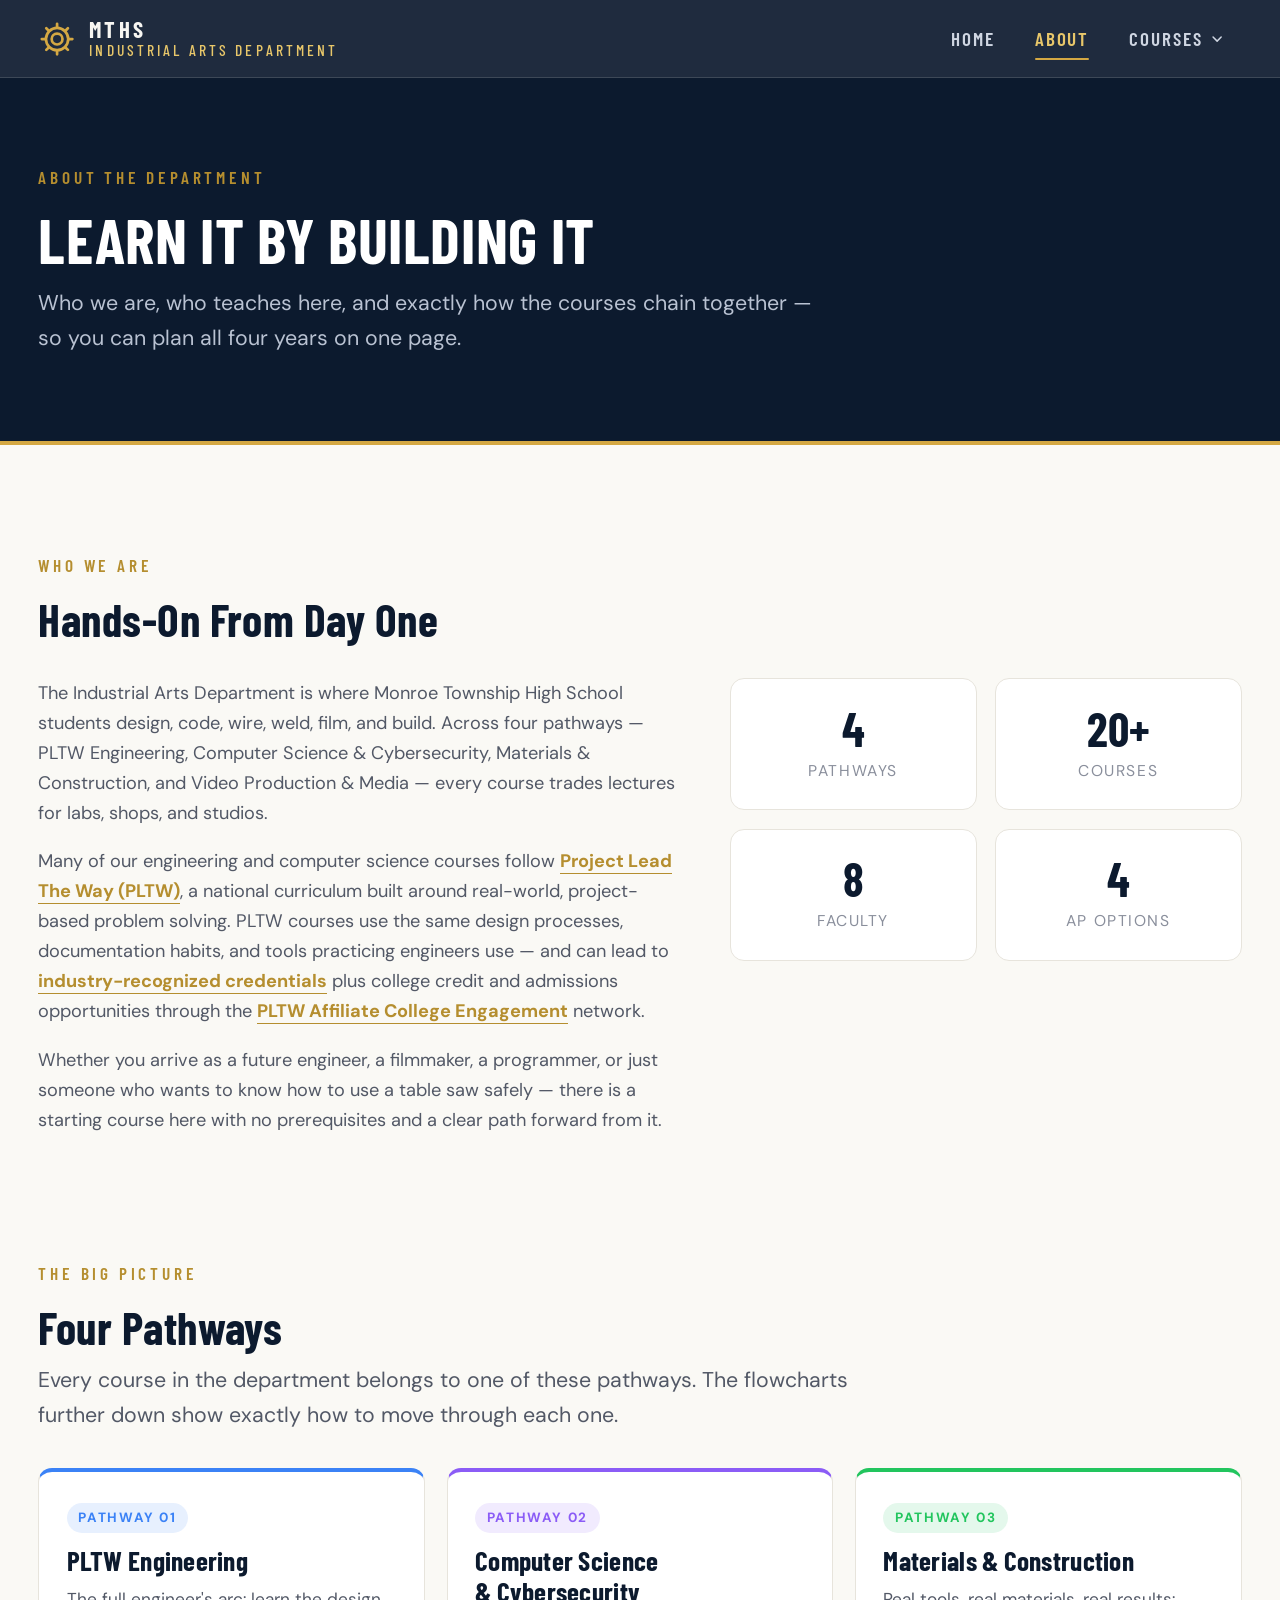
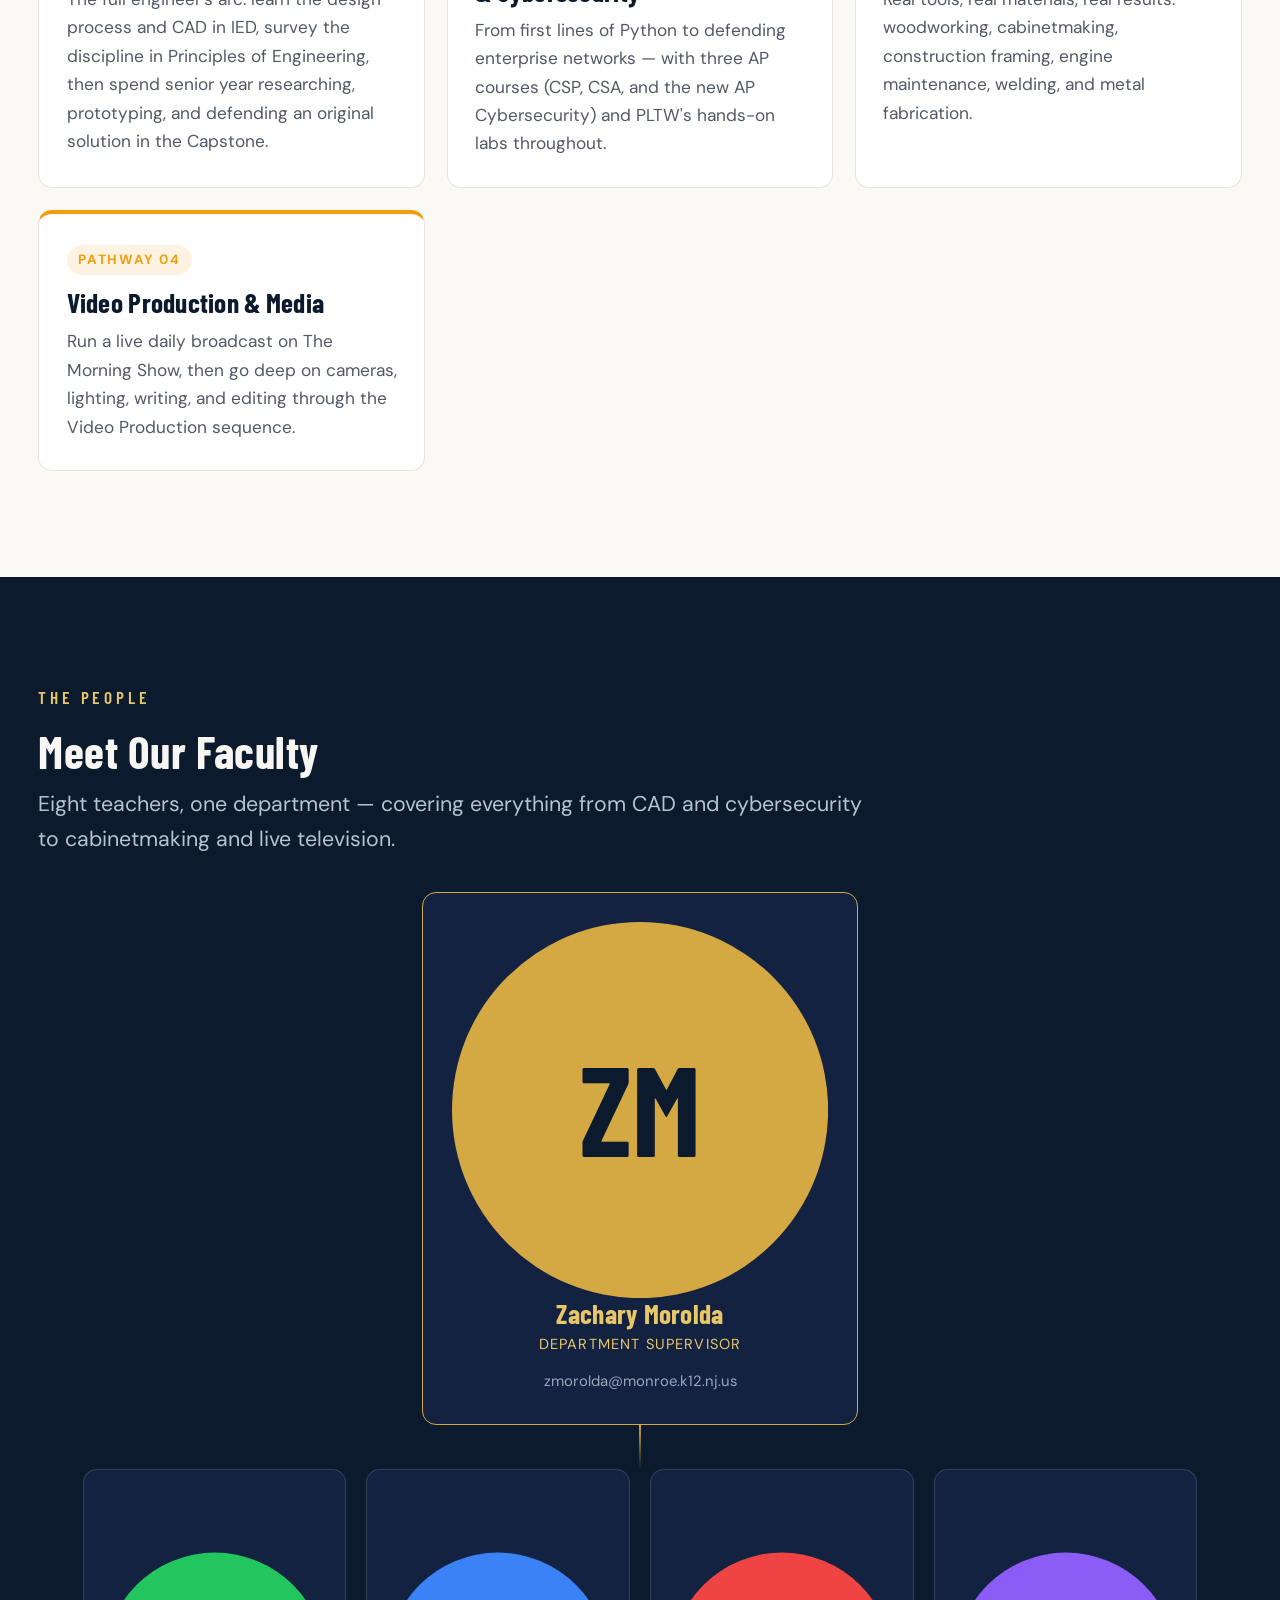
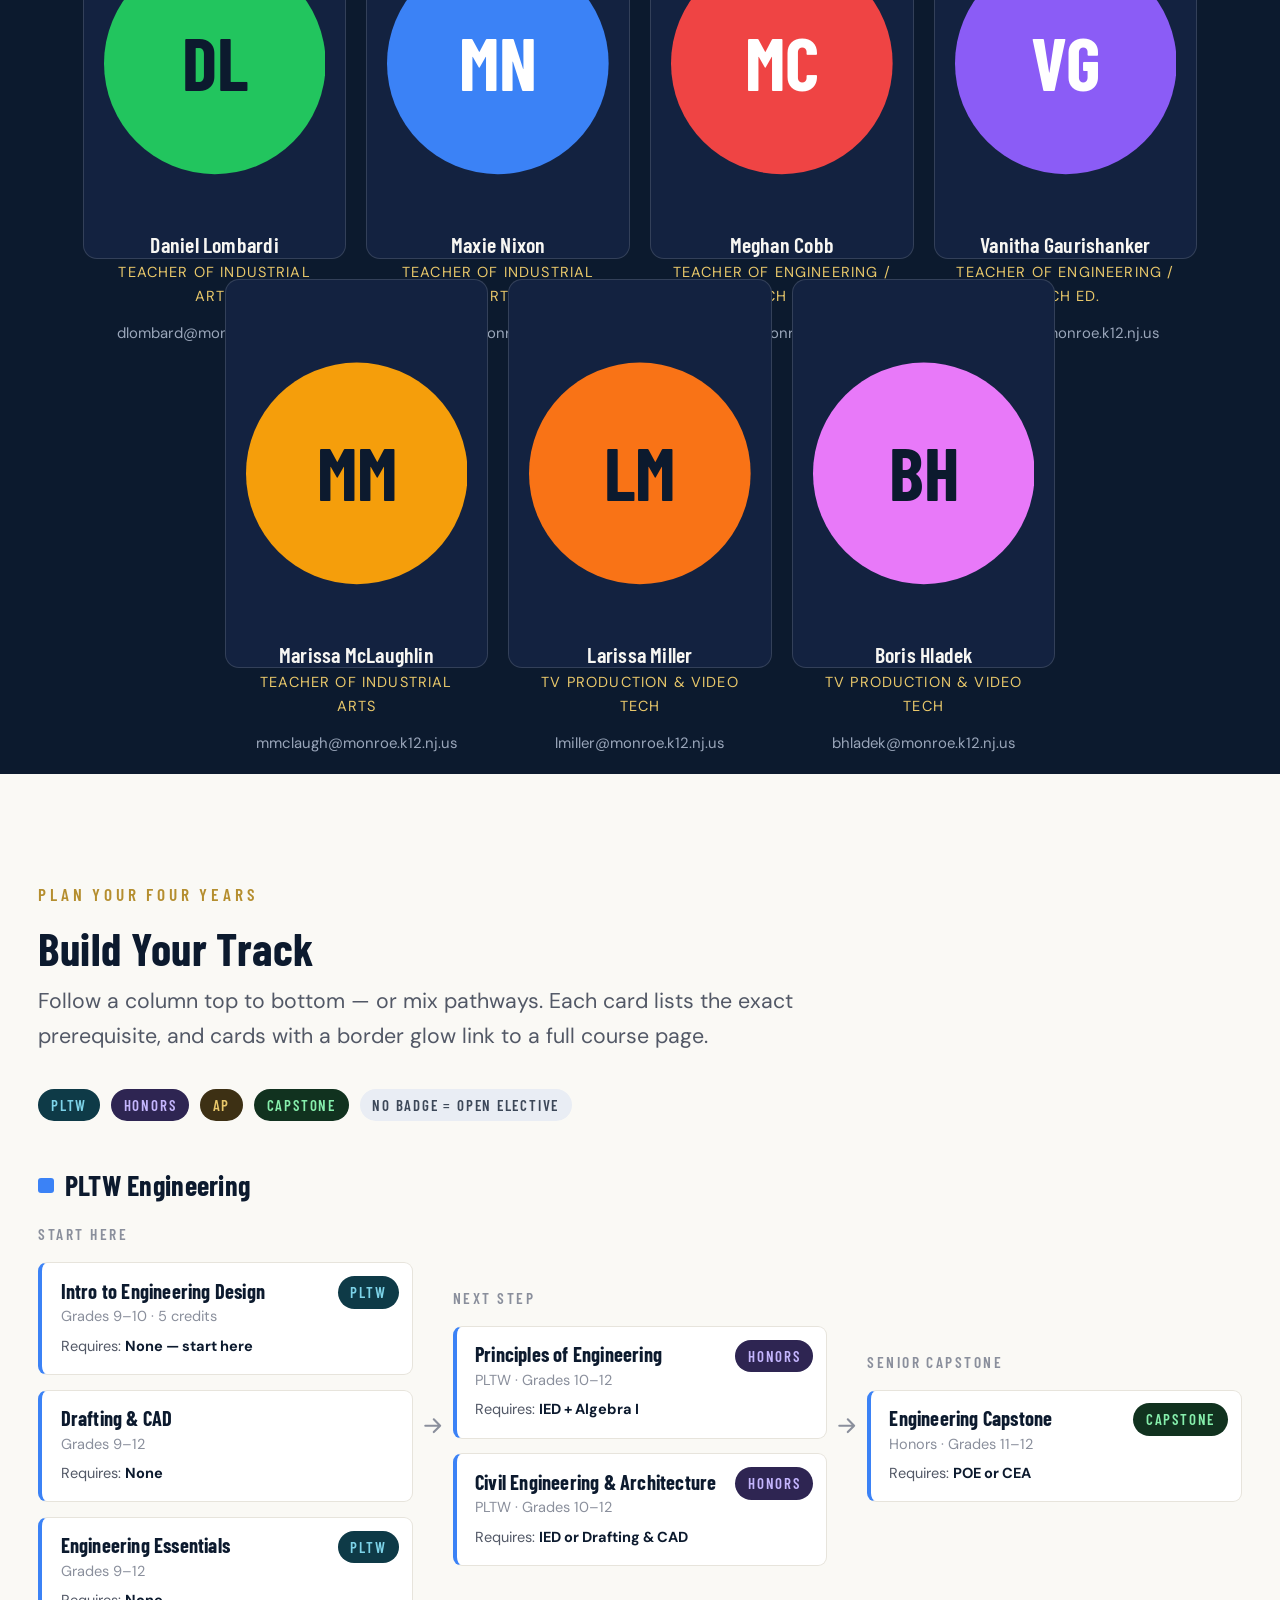
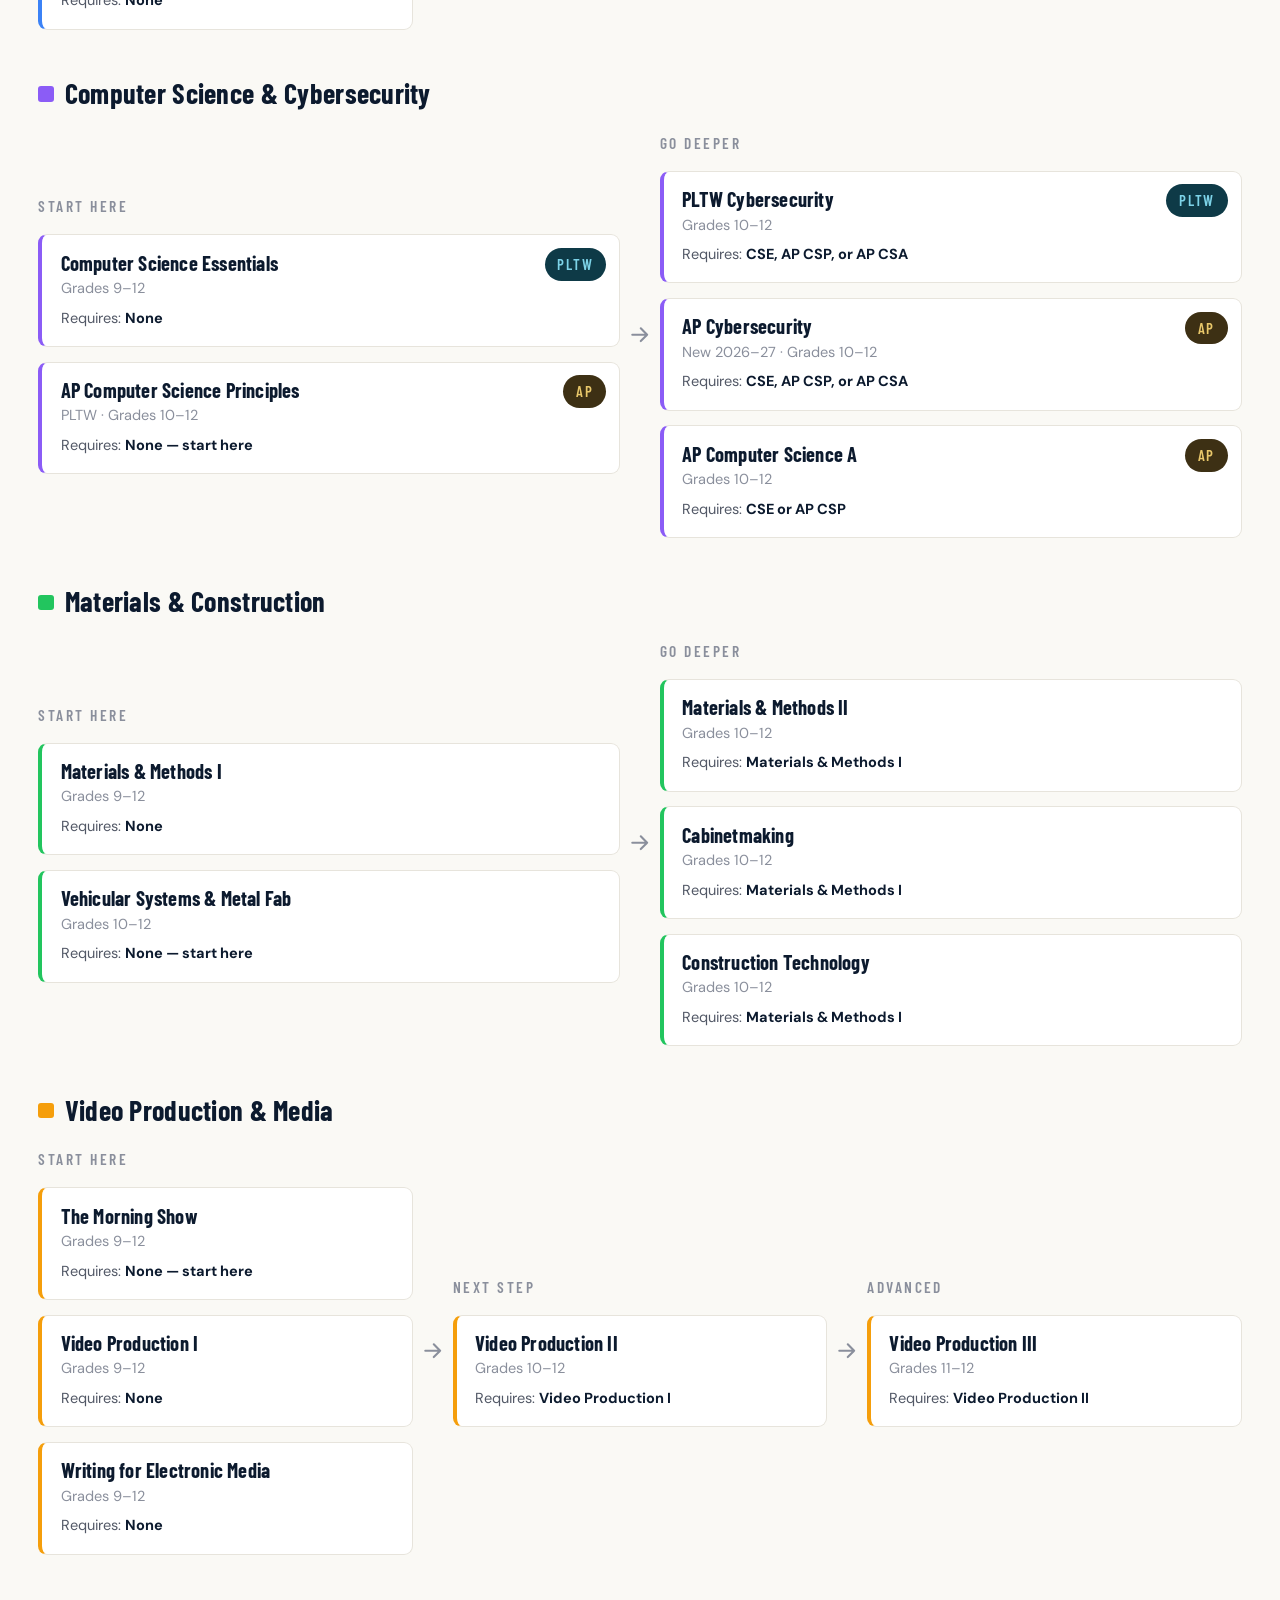
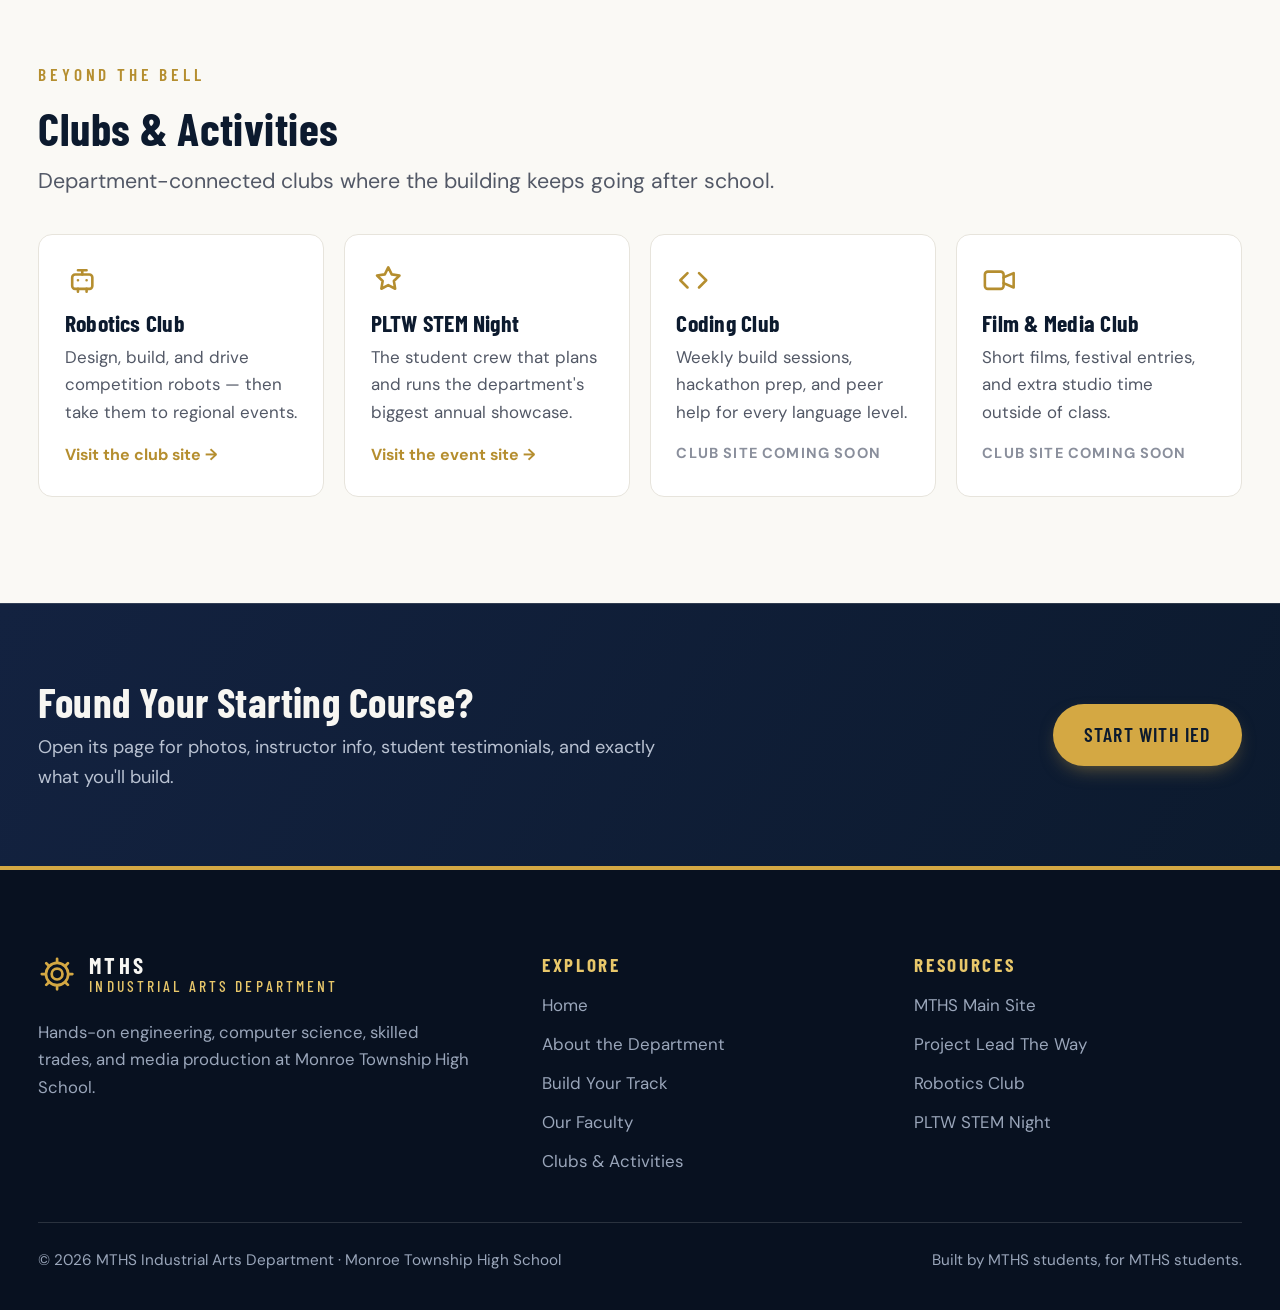
<file: about.html>
<!DOCTYPE html>
<html lang="en">
<head>
    <meta charset="UTF-8">
    <meta name="viewport" content="width=device-width, initial-scale=1.0">
    <title>About | MTHS Industrial Arts Department</title>
    <meta name="description" content="Meet the MTHS Industrial Arts Department: four pathways, eight faculty members, and course flowcharts to plan your track through engineering, computer science, materials, and media.">

    <link rel="icon" href="favicon.svg" type="image/svg+xml">

    <link rel="preconnect" href="https://fonts.googleapis.com">
    <link rel="preconnect" href="https://fonts.gstatic.com" crossorigin>
    <link href="https://fonts.googleapis.com/css2?family=Barlow+Condensed:wght@500;600;700&family=DM+Sans:wght@400;500;700&display=swap" rel="stylesheet">

    <link rel="stylesheet" href="style.css">
    <script src="script.js" defer></script>
</head>
<body>

    <a class="skip-link" href="#main">Skip to main content</a>
    <div id="scrollProgress" aria-hidden="true"></div>

    <!-- ════════════════════════════════════════════════════════════
         NAVIGATION  (shared block — keep in sync across all pages)
         ════════════════════════════════════════════════════════════ -->
    <header class="site-nav">
        <div class="container nav-inner">

            <a class="brand" href="index.html" aria-label="MTHS Industrial Arts Department — home">
                <svg class="brand-gear" viewBox="0 0 24 24" fill="none" stroke="currentColor" stroke-width="1.7" stroke-linecap="round" aria-hidden="true">
                    <circle cx="12" cy="12" r="3.4"></circle>
                    <circle cx="12" cy="12" r="7"></circle>
                    <path d="M12 2.4v2.4M12 19.2v2.4M2.4 12h2.4M19.2 12h2.4M5.2 5.2l1.7 1.7M17.1 17.1l1.7 1.7M18.8 5.2l-1.7 1.7M6.9 17.1l-1.7 1.7"></path>
                </svg>
                <span class="brand-text">
                    <span class="brand-top">MTHS</span>
                    <span class="brand-sub">Industrial Arts Department</span>
                </span>
            </a>

            <nav class="nav-links" id="primaryNav" aria-label="Primary">
                <a class="nav-link" href="index.html">Home</a>
                <a class="nav-link active" href="about.html">About</a>

                <div class="nav-dropdown">
                    <button class="nav-link" type="button" aria-expanded="false" aria-haspopup="true" aria-controls="coursesMenu">
                        Courses
                        <svg class="nav-caret" viewBox="0 0 24 24" width="0.85em" height="0.85em" fill="none" stroke="currentColor" stroke-width="2.2" stroke-linecap="round" stroke-linejoin="round" aria-hidden="true">
                            <path d="M6 9l6 6 6-6"></path>
                        </svg>
                    </button>

                    <div class="nav-dropdown-menu" id="coursesMenu">
                        <a class="dropdown-item" href="ied.html" style="--chip: var(--pw-eng);">
                            <span class="dropdown-abbr" aria-hidden="true">IED</span>
                            <div>
                                <h4>Intro to Engineering Design</h4>
                                <p>PLTW &middot; Grades 9&ndash;10</p>
                            </div>
                        </a>
                        <a class="dropdown-item" href="poe.html" style="--chip: var(--pw-eng);">
                            <span class="dropdown-abbr" aria-hidden="true">POE</span>
                            <div>
                                <h4>Principles of Engineering</h4>
                                <p>PLTW &middot; Honors &middot; Grades 10&ndash;12</p>
                            </div>
                        </a>
                        <a class="dropdown-item" href="capstone.html" style="--chip: var(--pw-eng);">
                            <span class="dropdown-abbr" aria-hidden="true">CAP</span>
                            <div>
                                <h4>Engineering Capstone</h4>
                                <p>Honors &middot; Capstone &middot; Grades 11&ndash;12</p>
                            </div>
                        </a>
                        <a class="dropdown-item" href="apcsp.html" style="--chip: var(--pw-cs);">
                            <span class="dropdown-abbr" aria-hidden="true">CSP</span>
                            <div>
                                <h4>AP Computer Science Principles</h4>
                                <p>AP &middot; No Prereq &middot; Grades 10&ndash;12</p>
                            </div>
                        </a>
                        <a class="dropdown-item" href="apcyber.html" style="--chip: var(--pw-cs);">
                            <span class="dropdown-abbr" aria-hidden="true">CYB</span>
                            <div>
                                <h4>AP Cybersecurity</h4>
                                <p>AP &middot; New 2026&ndash;27 &middot; Grades 10&ndash;12</p>
                            </div>
                        </a>
                        <a class="dropdown-item" href="vehicular.html" style="--chip: var(--pw-mat);">
                            <span class="dropdown-abbr" aria-hidden="true">VEH</span>
                            <div>
                                <h4>Vehicular Systems &amp; Metal Fab</h4>
                                <p>No Prereq &middot; Grades 10&ndash;12</p>
                            </div>
                        </a>
                        <a class="dropdown-item" href="morning.html" style="--chip: var(--pw-med);">
                            <span class="dropdown-abbr" aria-hidden="true">TMS</span>
                            <div>
                                <h4>The Morning Show</h4>
                                <p>No Prereq &middot; Grades 9&ndash;12</p>
                            </div>
                        </a>
                    </div>
                </div>
            </nav>

            <button class="nav-toggle" type="button" aria-expanded="false" aria-controls="primaryNav" aria-label="Open menu">
                <span></span><span></span><span></span>
            </button>
        </div>
    </header>

    <main id="main">

        <!-- ════════════════════════════════════════════════════════
             PAGE HEADER
             ════════════════════════════════════════════════════════ -->
        <header class="page-header blueprint">
            <div class="container" data-reveal>
                <span class="eyebrow">About the Department</span>
                <h1>Learn It By Building It</h1>
                <p class="page-sub">
                    Who we are, who teaches here, and exactly how the courses chain
                    together — so you can plan all four years on one page.
                </p>
            </div>
        </header>

        <!-- ════════════════════════════════════════════════════════
             WHO WE ARE / WHAT IS PLTW + DEPARTMENT STATS
             • Two columns: copy on the left, stat cards on the right.
             ════════════════════════════════════════════════════════ -->
        <section class="pltw-section">
            <div class="container">
                <div data-reveal>
                    <span class="eyebrow">Who We Are</span>
                    <h2 class="section-title">Hands-On From Day One</h2>
                </div>

                <div class="pltw-grid">
                    <div class="pltw-copy" data-reveal>
                        <p>
                            The Industrial Arts Department is where Monroe Township High
                            School students design, code, wire, weld, film, and build.
                            Across four pathways — PLTW Engineering, Computer Science &amp;
                            Cybersecurity, Materials &amp; Construction, and Video
                            Production &amp; Media — every course trades lectures for labs,
                            shops, and studios.
                        </p>
                        <p>
                            Many of our engineering and computer science courses follow
                            <a href="https://www.pltw.org" target="_blank" rel="noopener">Project Lead The Way (PLTW)</a>,
                            a national curriculum built around real-world, project-based
                            problem solving. PLTW courses use the same design processes,
                            documentation habits, and tools practicing engineers use — and
                            can lead to
                            <a href="https://www.pltw.org/industry-recognized-credentials" target="_blank" rel="noopener">industry-recognized credentials</a>
                            plus college credit and admissions opportunities through the
                            <a href="https://www.pltw.org/ace" target="_blank" rel="noopener">PLTW Affiliate College Engagement</a>
                            network.
                        </p>
                        <p>
                            Whether you arrive as a future engineer, a filmmaker, a
                            programmer, or just someone who wants to know how to use a
                            table saw safely — there is a starting course here with no
                            prerequisites and a clear path forward from it.
                        </p>
                    </div>

                    <div class="stat-grid" data-reveal>
                        <div class="stat-card"><strong>4</strong><span>Pathways</span></div>
                        <div class="stat-card"><strong>20+</strong><span>Courses</span></div>
                        <div class="stat-card"><strong>8</strong><span>Faculty</span></div>
                        <div class="stat-card"><strong>4</strong><span>AP Options</span></div>
                    </div>
                </div>
            </div>
        </section>

        <!-- ════════════════════════════════════════════════════════
             THE FOUR PATHWAYS
             • Each card sets its accent with an inline --pw variable.
             ════════════════════════════════════════════════════════ -->
        <section class="pathways-section" id="pathways">
            <div class="container">
                <div data-reveal>
                    <span class="eyebrow">The Big Picture</span>
                    <h2 class="section-title">Four Pathways</h2>
                    <p class="section-desc">
                        Every course in the department belongs to one of these pathways.
                        The flowcharts further down show exactly how to move through each one.
                    </p>
                </div>

                <div class="pathway-grid" data-reveal>
                    <article class="pathway-card" style="--pw: var(--pw-eng);">
                        <span class="pathway-tag">Pathway 01</span>
                        <h3>PLTW Engineering</h3>
                        <p>
                            The full engineer's arc: learn the design process and CAD in
                            IED, survey the discipline in Principles of Engineering, then
                            spend senior year researching, prototyping, and defending an
                            original solution in the Capstone.
                        </p>
                    </article>
                    <article class="pathway-card" style="--pw: var(--pw-cs);">
                        <span class="pathway-tag">Pathway 02</span>
                        <h3>Computer Science &amp; Cybersecurity</h3>
                        <p>
                            From first lines of Python to defending enterprise networks —
                            with three AP courses (CSP, CSA, and the new AP Cybersecurity)
                            and PLTW's hands-on labs throughout.
                        </p>
                    </article>
                    <article class="pathway-card" style="--pw: var(--pw-mat);">
                        <span class="pathway-tag">Pathway 03</span>
                        <h3>Materials &amp; Construction</h3>
                        <p>
                            Real tools, real materials, real results: woodworking,
                            cabinetmaking, construction framing, engine maintenance,
                            welding, and metal fabrication.
                        </p>
                    </article>
                    <article class="pathway-card" style="--pw: var(--pw-med);">
                        <span class="pathway-tag">Pathway 04</span>
                        <h3>Video Production &amp; Media</h3>
                        <p>
                            Run a live daily broadcast on The Morning Show, then go deep
                            on cameras, lighting, writing, and editing through the Video
                            Production sequence.
                        </p>
                    </article>
                </div>
            </div>
        </section>

        <!-- ════════════════════════════════════════════════════════
             FACULTY TREE
             • Supervisor card → gold connector → 7 teacher cards.
             • Avatars are inline SVG initials, colored per teacher.

             ✉ EMAIL FORMAT NOTE FOR FUTURE EDITORS:
               These addresses use the SHORT format (e.g. zmorolda@…),
               matching the project breakdown and the previous site.
               The handoff doc lists a firstname.lastname format —
               VERIFY the correct format with Ms. G before publishing.
             ════════════════════════════════════════════════════════ -->
        <section class="faculty-section on-dark blueprint" id="faculty">
            <div class="container">
                <div data-reveal>
                    <span class="eyebrow">The People</span>
                    <h2 class="section-title">Meet Our Faculty</h2>
                    <p class="section-desc">
                        Eight teachers, one department — covering everything from CAD and
                        cybersecurity to cabinetmaking and live television.
                    </p>
                </div>

                <!-- Department supervisor -->
                <div class="faculty-lead" data-reveal>
                    <span class="faculty-avatar" aria-hidden="true">
                        <svg viewBox="0 0 48 48"><circle cx="24" cy="24" r="24" fill="#d4a843"></circle><text x="24" y="30" text-anchor="middle" font-family="Barlow Condensed, Arial Narrow, sans-serif" font-size="16" font-weight="700" fill="#0c1a2e">ZM</text></svg>
                    </span>
                    <h3>Zachary Morolda</h3>
                    <span class="faculty-teaches">Department Supervisor</span>
                    <a class="faculty-email" href="mailto:zmorolda@monroe.k12.nj.us">zmorolda@monroe.k12.nj.us</a>
                </div>

                <div class="faculty-connector" aria-hidden="true"></div>

                <div class="faculty-grid" data-reveal>
                    <article class="faculty-card">
                        <span class="faculty-avatar" aria-hidden="true">
                            <svg viewBox="0 0 48 48"><circle cx="24" cy="24" r="24" fill="#22c55e"></circle><text x="24" y="30" text-anchor="middle" font-family="Barlow Condensed, Arial Narrow, sans-serif" font-size="16" font-weight="700" fill="#0c1a2e">DL</text></svg>
                        </span>
                        <h3>Daniel Lombardi</h3>
                        <span class="faculty-teaches">Teacher of Industrial Arts</span>
                        <a class="faculty-email" href="mailto:dlombard@monroe.k12.nj.us">dlombard@monroe.k12.nj.us</a>
                    </article>

                    <article class="faculty-card">
                        <span class="faculty-avatar" aria-hidden="true">
                            <svg viewBox="0 0 48 48"><circle cx="24" cy="24" r="24" fill="#3b82f6"></circle><text x="24" y="30" text-anchor="middle" font-family="Barlow Condensed, Arial Narrow, sans-serif" font-size="16" font-weight="700" fill="#ffffff">MN</text></svg>
                        </span>
                        <h3>Maxie Nixon</h3>
                        <span class="faculty-teaches">Teacher of Industrial Arts</span>
                        <a class="faculty-email" href="mailto:mnixon@monroe.k12.nj.us">mnixon@monroe.k12.nj.us</a>
                    </article>

                    <article class="faculty-card">
                        <span class="faculty-avatar" aria-hidden="true">
                            <svg viewBox="0 0 48 48"><circle cx="24" cy="24" r="24" fill="#ef4444"></circle><text x="24" y="30" text-anchor="middle" font-family="Barlow Condensed, Arial Narrow, sans-serif" font-size="16" font-weight="700" fill="#ffffff">MC</text></svg>
                        </span>
                        <h3>Meghan Cobb</h3>
                        <span class="faculty-teaches">Teacher of Engineering / Tech Ed.</span>
                        <a class="faculty-email" href="mailto:mcobb@monroe.k12.nj.us">mcobb@monroe.k12.nj.us</a>
                    </article>

                    <article class="faculty-card">
                        <span class="faculty-avatar" aria-hidden="true">
                            <svg viewBox="0 0 48 48"><circle cx="24" cy="24" r="24" fill="#8b5cf6"></circle><text x="24" y="30" text-anchor="middle" font-family="Barlow Condensed, Arial Narrow, sans-serif" font-size="16" font-weight="700" fill="#ffffff">VG</text></svg>
                        </span>
                        <h3>Vanitha Gaurishanker</h3>
                        <span class="faculty-teaches">Teacher of Engineering / Tech Ed.</span>
                        <a class="faculty-email" href="mailto:vgaurish@monroe.k12.nj.us">vgaurish@monroe.k12.nj.us</a>
                    </article>

                    <article class="faculty-card">
                        <span class="faculty-avatar" aria-hidden="true">
                            <svg viewBox="0 0 48 48"><circle cx="24" cy="24" r="24" fill="#f59e0b"></circle><text x="24" y="30" text-anchor="middle" font-family="Barlow Condensed, Arial Narrow, sans-serif" font-size="16" font-weight="700" fill="#0c1a2e">MM</text></svg>
                        </span>
                        <h3>Marissa McLaughlin</h3>
                        <span class="faculty-teaches">Teacher of Industrial Arts</span>
                        <a class="faculty-email" href="mailto:mmclaugh@monroe.k12.nj.us">mmclaugh@monroe.k12.nj.us</a>
                    </article>

                    <article class="faculty-card">
                        <span class="faculty-avatar" aria-hidden="true">
                            <svg viewBox="0 0 48 48"><circle cx="24" cy="24" r="24" fill="#f97316"></circle><text x="24" y="30" text-anchor="middle" font-family="Barlow Condensed, Arial Narrow, sans-serif" font-size="16" font-weight="700" fill="#0c1a2e">LM</text></svg>
                        </span>
                        <h3>Larissa Miller</h3>
                        <span class="faculty-teaches">TV Production &amp; Video Tech</span>
                        <a class="faculty-email" href="mailto:lmiller@monroe.k12.nj.us">lmiller@monroe.k12.nj.us</a>
                    </article>

                    <article class="faculty-card">
                        <span class="faculty-avatar" aria-hidden="true">
                            <svg viewBox="0 0 48 48"><circle cx="24" cy="24" r="24" fill="#e879f9"></circle><text x="24" y="30" text-anchor="middle" font-family="Barlow Condensed, Arial Narrow, sans-serif" font-size="16" font-weight="700" fill="#0c1a2e">BH</text></svg>
                        </span>
                        <h3>Boris Hladek</h3>
                        <span class="faculty-teaches">TV Production &amp; Video Tech</span>
                        <a class="faculty-email" href="mailto:bhladek@monroe.k12.nj.us">bhladek@monroe.k12.nj.us</a>
                    </article>
                </div>
            </div>
        </section>

        <!-- ════════════════════════════════════════════════════════
             BUILD YOUR TRACK — course flowcharts
             • One .track per pathway; stages flow left→right with
               arrow gutters between them (vertical on mobile).
             • EVERY card carries its own "Requires:" line, so the
               precise prerequisite is on the card — the arrows just
               show the overall direction.
             • Cards that have a full detail page are links (<a>);
               the rest are plain <div>s.
             • id="classes" keeps old "about.html#classes" links alive.
             ════════════════════════════════════════════════════════ -->
        <section class="tracks-section" id="classes">
            <div class="container">
                <div data-reveal>
                    <span class="eyebrow">Plan Your Four Years</span>
                    <h2 class="section-title">Build Your Track</h2>
                    <p class="section-desc">
                        Follow a column top to bottom — or mix pathways. Each card lists
                        the exact prerequisite, and cards with a border glow link to a
                        full course page.
                    </p>

                    <!-- Legend: what the colored badges mean -->
                    <div class="track-legend" aria-label="Badge legend">
                        <span class="flag flag-pltw">PLTW</span>
                        <span class="flag flag-honors">Honors</span>
                        <span class="flag flag-ap">AP</span>
                        <span class="flag flag-capstone">Capstone</span>
                        <span class="flag flag-info">No badge = open elective</span>
                    </div>
                </div>

                <!-- ── Track 1: PLTW Engineering (3 stages) ── -->
                <div class="track" style="--pw: var(--pw-eng);" data-reveal>
                    <h3 class="track-title">PLTW Engineering</h3>
                    <div class="track-flow">

                        <div class="stage">
                            <span class="stage-label">Start Here</span>
                            <a class="course-node" href="ied.html">
                                <span class="flag flag-pltw">PLTW</span>
                                <h4>Intro to Engineering Design</h4>
                                <p class="node-meta">Grades 9&ndash;10 &middot; 5 credits</p>
                                <p class="node-req">Requires: <strong>None &mdash; start here</strong></p>
                            </a>
                            <div class="course-node">
                                <h4>Drafting &amp; CAD</h4>
                                <p class="node-meta">Grades 9&ndash;12</p>
                                <p class="node-req">Requires: <strong>None</strong></p>
                            </div>
                            <div class="course-node">
                                <span class="flag flag-pltw">PLTW</span>
                                <h4>Engineering Essentials</h4>
                                <p class="node-meta">Grades 9&ndash;12</p>
                                <p class="node-req">Requires: <strong>None</strong></p>
                            </div>
                        </div>

                        <div class="flow-arrow" aria-hidden="true">
                            <svg viewBox="0 0 24 24" fill="none" stroke="currentColor" stroke-width="2" stroke-linecap="round" stroke-linejoin="round"><path d="M5 12h14M13 6l6 6-6 6"></path></svg>
                        </div>

                        <div class="stage">
                            <span class="stage-label">Next Step</span>
                            <a class="course-node" href="poe.html">
                                <span class="flag flag-honors">Honors</span>
                                <h4>Principles of Engineering</h4>
                                <p class="node-meta">PLTW &middot; Grades 10&ndash;12</p>
                                <p class="node-req">Requires: <strong>IED + Algebra&nbsp;I</strong></p>
                            </a>
                            <div class="course-node">
                                <span class="flag flag-honors">Honors</span>
                                <h4>Civil Engineering &amp; Architecture</h4>
                                <p class="node-meta">PLTW &middot; Grades 10&ndash;12</p>
                                <p class="node-req">Requires: <strong>IED or Drafting &amp; CAD</strong></p>
                            </div>
                        </div>

                        <div class="flow-arrow" aria-hidden="true">
                            <svg viewBox="0 0 24 24" fill="none" stroke="currentColor" stroke-width="2" stroke-linecap="round" stroke-linejoin="round"><path d="M5 12h14M13 6l6 6-6 6"></path></svg>
                        </div>

                        <div class="stage">
                            <span class="stage-label">Senior Capstone</span>
                            <a class="course-node" href="capstone.html">
                                <span class="flag flag-capstone">Capstone</span>
                                <h4>Engineering Capstone</h4>
                                <p class="node-meta">Honors &middot; Grades 11&ndash;12</p>
                                <p class="node-req">Requires: <strong>POE or CEA</strong></p>
                            </a>
                        </div>
                    </div>
                </div>

                <!-- ── Track 2: Computer Science & Cybersecurity (2 stages) ── -->
                <div class="track" style="--pw: var(--pw-cs);" data-reveal>
                    <h3 class="track-title">Computer Science &amp; Cybersecurity</h3>
                    <div class="track-flow two-stage">

                        <div class="stage">
                            <span class="stage-label">Start Here</span>
                            <div class="course-node">
                                <span class="flag flag-pltw">PLTW</span>
                                <h4>Computer Science Essentials</h4>
                                <p class="node-meta">Grades 9&ndash;12</p>
                                <p class="node-req">Requires: <strong>None</strong></p>
                            </div>
                            <a class="course-node" href="apcsp.html">
                                <span class="flag flag-ap">AP</span>
                                <h4>AP Computer Science Principles</h4>
                                <p class="node-meta">PLTW &middot; Grades 10&ndash;12</p>
                                <p class="node-req">Requires: <strong>None &mdash; start here</strong></p>
                            </a>
                        </div>

                        <div class="flow-arrow" aria-hidden="true">
                            <svg viewBox="0 0 24 24" fill="none" stroke="currentColor" stroke-width="2" stroke-linecap="round" stroke-linejoin="round"><path d="M5 12h14M13 6l6 6-6 6"></path></svg>
                        </div>

                        <div class="stage">
                            <span class="stage-label">Go Deeper</span>
                            <div class="course-node">
                                <span class="flag flag-pltw">PLTW</span>
                                <h4>PLTW Cybersecurity</h4>
                                <p class="node-meta">Grades 10&ndash;12</p>
                                <p class="node-req">Requires: <strong>CSE, AP&nbsp;CSP, or AP&nbsp;CSA</strong></p>
                            </div>
                            <a class="course-node" href="apcyber.html">
                                <span class="flag flag-ap">AP</span>
                                <h4>AP Cybersecurity</h4>
                                <p class="node-meta">New 2026&ndash;27 &middot; Grades 10&ndash;12</p>
                                <p class="node-req">Requires: <strong>CSE, AP&nbsp;CSP, or AP&nbsp;CSA</strong></p>
                            </a>
                            <div class="course-node">
                                <span class="flag flag-ap">AP</span>
                                <h4>AP Computer Science A</h4>
                                <p class="node-meta">Grades 10&ndash;12</p>
                                <p class="node-req">Requires: <strong>CSE or AP&nbsp;CSP</strong></p>
                            </div>
                        </div>
                    </div>
                </div>

                <!-- ── Track 3: Materials & Construction (2 stages) ── -->
                <div class="track" style="--pw: var(--pw-mat);" data-reveal>
                    <h3 class="track-title">Materials &amp; Construction</h3>
                    <div class="track-flow two-stage">

                        <div class="stage">
                            <span class="stage-label">Start Here</span>
                            <div class="course-node">
                                <h4>Materials &amp; Methods I</h4>
                                <p class="node-meta">Grades 9&ndash;12</p>
                                <p class="node-req">Requires: <strong>None</strong></p>
                            </div>
                            <a class="course-node" href="vehicular.html">
                                <h4>Vehicular Systems &amp; Metal Fab</h4>
                                <p class="node-meta">Grades 10&ndash;12</p>
                                <p class="node-req">Requires: <strong>None &mdash; start here</strong></p>
                            </a>
                        </div>

                        <div class="flow-arrow" aria-hidden="true">
                            <svg viewBox="0 0 24 24" fill="none" stroke="currentColor" stroke-width="2" stroke-linecap="round" stroke-linejoin="round"><path d="M5 12h14M13 6l6 6-6 6"></path></svg>
                        </div>

                        <div class="stage">
                            <span class="stage-label">Go Deeper</span>
                            <div class="course-node">
                                <h4>Materials &amp; Methods II</h4>
                                <p class="node-meta">Grades 10&ndash;12</p>
                                <p class="node-req">Requires: <strong>Materials &amp; Methods I</strong></p>
                            </div>
                            <div class="course-node">
                                <h4>Cabinetmaking</h4>
                                <p class="node-meta">Grades 10&ndash;12</p>
                                <p class="node-req">Requires: <strong>Materials &amp; Methods I</strong></p>
                            </div>
                            <div class="course-node">
                                <h4>Construction Technology</h4>
                                <p class="node-meta">Grades 10&ndash;12</p>
                                <p class="node-req">Requires: <strong>Materials &amp; Methods I</strong></p>
                            </div>
                        </div>
                    </div>
                </div>

                <!-- ── Track 4: Video Production & Media (3 stages) ── -->
                <div class="track" style="--pw: var(--pw-med);" data-reveal>
                    <h3 class="track-title">Video Production &amp; Media</h3>
                    <div class="track-flow">

                        <div class="stage">
                            <span class="stage-label">Start Here</span>
                            <a class="course-node" href="morning.html">
                                <h4>The Morning Show</h4>
                                <p class="node-meta">Grades 9&ndash;12</p>
                                <p class="node-req">Requires: <strong>None &mdash; start here</strong></p>
                            </a>
                            <div class="course-node">
                                <h4>Video Production I</h4>
                                <p class="node-meta">Grades 9&ndash;12</p>
                                <p class="node-req">Requires: <strong>None</strong></p>
                            </div>
                            <div class="course-node">
                                <h4>Writing for Electronic Media</h4>
                                <p class="node-meta">Grades 9&ndash;12</p>
                                <p class="node-req">Requires: <strong>None</strong></p>
                            </div>
                        </div>

                        <div class="flow-arrow" aria-hidden="true">
                            <svg viewBox="0 0 24 24" fill="none" stroke="currentColor" stroke-width="2" stroke-linecap="round" stroke-linejoin="round"><path d="M5 12h14M13 6l6 6-6 6"></path></svg>
                        </div>

                        <div class="stage">
                            <span class="stage-label">Next Step</span>
                            <div class="course-node">
                                <h4>Video Production II</h4>
                                <p class="node-meta">Grades 10&ndash;12</p>
                                <p class="node-req">Requires: <strong>Video Production I</strong></p>
                            </div>
                        </div>

                        <div class="flow-arrow" aria-hidden="true">
                            <svg viewBox="0 0 24 24" fill="none" stroke="currentColor" stroke-width="2" stroke-linecap="round" stroke-linejoin="round"><path d="M5 12h14M13 6l6 6-6 6"></path></svg>
                        </div>

                        <div class="stage">
                            <span class="stage-label">Advanced</span>
                            <div class="course-node">
                                <h4>Video Production III</h4>
                                <p class="node-meta">Grades 11&ndash;12</p>
                                <p class="node-req">Requires: <strong>Video Production II</strong></p>
                            </div>
                        </div>
                    </div>
                </div>
            </div>
        </section>

        <!-- ════════════════════════════════════════════════════════
             CLUBS & ACTIVITIES
             ════════════════════════════════════════════════════════ -->
        <section class="clubs-section" id="clubs">
            <div class="container">
                <div data-reveal>
                    <span class="eyebrow">Beyond the Bell</span>
                    <h2 class="section-title">Clubs &amp; Activities</h2>
                    <p class="section-desc">
                        Department-connected clubs where the building keeps going after
                        school.
                    </p>
                </div>

                <div class="club-grid" data-reveal>
                    <article class="club-card">
                        <svg viewBox="0 0 24 24" fill="none" stroke="currentColor" stroke-width="1.8" stroke-linecap="round" stroke-linejoin="round" aria-hidden="true"><rect x="5" y="8" width="14" height="10" rx="2"></rect><path d="M12 8V5M9 5h6M9 12h.01M15 12h.01M9 18v2M15 18v2"></path></svg>
                        <h3>Robotics Club</h3>
                        <p>Design, build, and drive competition robots — then take them to regional events.</p>
                        <a class="club-link" href="https://sites.google.com/monroe.k12.nj.us/mths-robotics-club/home" target="_blank" rel="noopener">Visit the club site &rarr;</a>
                    </article>

                    <article class="club-card">
                        <svg viewBox="0 0 24 24" fill="none" stroke="currentColor" stroke-width="1.8" stroke-linecap="round" stroke-linejoin="round" aria-hidden="true"><path d="M12 3l2.4 4.9 5.4.8-3.9 3.8.9 5.4-4.8-2.5-4.8 2.5.9-5.4L4.2 8.7l5.4-.8L12 3z"></path></svg>
                        <h3>PLTW STEM Night</h3>
                        <p>The student crew that plans and runs the department's biggest annual showcase.</p>
                        <a class="club-link" href="https://sites.google.com/students.monroe.k12.nj.us/pltwstemnight/home" target="_blank" rel="noopener">Visit the event site &rarr;</a>
                    </article>

                    <article class="club-card">
                        <svg viewBox="0 0 24 24" fill="none" stroke="currentColor" stroke-width="1.8" stroke-linecap="round" stroke-linejoin="round" aria-hidden="true"><path d="M8 7l-5 5 5 5M16 7l5 5-5 5"></path></svg>
                        <h3>Coding Club</h3>
                        <p>Weekly build sessions, hackathon prep, and peer help for every language level.</p>
                        <span class="club-soon">Club site coming soon</span>
                    </article>

                    <article class="club-card">
                        <svg viewBox="0 0 24 24" fill="none" stroke="currentColor" stroke-width="1.8" stroke-linecap="round" stroke-linejoin="round" aria-hidden="true"><rect x="2" y="6" width="13" height="12" rx="2"></rect><path d="M15 10l7-3v10l-7-3"></path></svg>
                        <h3>Film &amp; Media Club</h3>
                        <p>Short films, festival entries, and extra studio time outside of class.</p>
                        <span class="club-soon">Club site coming soon</span>
                    </article>
                </div>
            </div>
        </section>

        <!-- ════════════════════════════════════════════════════════
             CALL-TO-ACTION BAND
             ════════════════════════════════════════════════════════ -->
        <section class="cta-band">
            <div class="container cta-inner" data-reveal>
                <div>
                    <h2>Found Your Starting Course?</h2>
                    <p>Open its page for photos, instructor info, student testimonials, and exactly what you'll build.</p>
                </div>
                <a class="btn btn-gold" href="ied.html">Start With IED</a>
            </div>
        </section>
    </main>

    <!-- ════════════════════════════════════════════════════════════
         FOOTER  (shared block — keep in sync across all pages)
         ════════════════════════════════════════════════════════════ -->
    <footer class="site-footer">
        <div class="container">
            <div class="footer-grid">
                <div class="footer-brand">
                    <a class="brand" href="index.html" aria-label="MTHS Industrial Arts Department — home">
                        <svg class="brand-gear" viewBox="0 0 24 24" fill="none" stroke="currentColor" stroke-width="1.7" stroke-linecap="round" aria-hidden="true">
                            <circle cx="12" cy="12" r="3.4"></circle>
                            <circle cx="12" cy="12" r="7"></circle>
                            <path d="M12 2.4v2.4M12 19.2v2.4M2.4 12h2.4M19.2 12h2.4M5.2 5.2l1.7 1.7M17.1 17.1l1.7 1.7M18.8 5.2l-1.7 1.7M6.9 17.1l-1.7 1.7"></path>
                        </svg>
                        <span class="brand-text">
                            <span class="brand-top">MTHS</span>
                            <span class="brand-sub">Industrial Arts Department</span>
                        </span>
                    </a>
                    <p>Hands-on engineering, computer science, skilled trades, and media production at Monroe Township High School.</p>
                </div>

                <div>
                    <h4>Explore</h4>
                    <ul>
                        <li><a href="index.html">Home</a></li>
                        <li><a href="about.html">About the Department</a></li>
                        <li><a href="about.html#classes">Build Your Track</a></li>
                        <li><a href="about.html#faculty">Our Faculty</a></li>
                        <li><a href="about.html#clubs">Clubs &amp; Activities</a></li>
                    </ul>
                </div>

                <div>
                    <h4>Resources</h4>
                    <ul>
                        <li><a href="https://mths.monroe.k12.nj.us" target="_blank" rel="noopener">MTHS Main Site</a></li>
                        <li><a href="https://www.pltw.org" target="_blank" rel="noopener">Project Lead The Way</a></li>
                        <li><a href="https://sites.google.com/monroe.k12.nj.us/mths-robotics-club/home" target="_blank" rel="noopener">Robotics Club</a></li>
                        <li><a href="https://sites.google.com/students.monroe.k12.nj.us/pltwstemnight/home" target="_blank" rel="noopener">PLTW STEM Night</a></li>
                    </ul>
                </div>
            </div>

            <div class="footer-bottom">
                <span>&copy; <span data-year>2026</span> MTHS Industrial Arts Department &middot; Monroe Township High School</span>
                <span>Built by MTHS students, for MTHS students.</span>
            </div>
        </div>
    </footer>

</body>
</html>
</file>
<file: style.css>
/* ════════════════════════════════════════════════════════════════════
   MTHS INDUSTRIAL ARTS DEPARTMENT — SHARED STYLESHEET (style.css)
   Used by every page on the site.

   TABLE OF CONTENTS
   ─────────────────
    1. Design Tokens (CSS custom properties)
    2. Fluid Sizing System (how the site scales to any screen)
    3. Reset & Base Styles
    4. Reusable Utilities (.container, .eyebrow, buttons, badges)
    5. Scroll Progress Bar + Blueprint Rail (SVG scroll features)
    6. Navigation Bar + Course Dropdown (mega-menu)
    7. Course Nav Strip (sticky secondary nav on course pages)
    8. Home: Hero Section + Image Carousel
    9. Snap Carousels (events / testimonials / mini-carousels)
   10. Home: Events Section
   11. Home: Pathway Preview Strip
   12. Home: Student Voices (testimonials)
   13. Page Header (About + course pages)
   14. About: What is PLTW + Stat Cards
   15. About: Pathway Cards
   16. About: Faculty Tree
   17. About: Build Your Track (course flowcharts)
   18. About: Clubs & Activities
   19. Course Pages: Header, Meta, Layout Grids
   20. Course Pages: Benefits / Requirements
   21. Course Pages: Instructors
   22. Course Pages: Testimonials + Highlights Mini-Carousels
   23. Course Pages: Next/Previous Pager
   24. CTA Band + Footer
   25. Scroll-Reveal Animation
   26. Accessibility (focus rings, skip link, reduced motion)
   27. Responsive Breakpoints (layout-only changes)
   ════════════════════════════════════════════════════════════════════ */


/* ════════════════════════════════════════════════════════════════════
   1. DESIGN TOKENS
   ────────────────
   • Every color, font, radius, and shadow lives here as a CSS variable.
   • To re-theme the site, change values HERE — not in individual rules.
   • School colors: navy (primary) + gold (accent), per MTHS branding.
   • Pathway accents match the About-page legend:
       blue = PLTW Engineering   purple = Computer Science
       green = Materials & Construction   orange = Video & Media
   ════════════════════════════════════════════════════════════════════ */
:root {
    /* ── Navy scale (darkest → lightest) ── */
    --navy-950: #081120;          /* footer / deepest backgrounds        */
    --navy:     #0c1a2e;          /* primary navy — hero, dark sections  */
    --navy-mid: #132240;          /* mid layer — cards on dark           */
    --navy-light: #1b2f50;        /* lighter layer — avatar fills        */
    --navy-surface: #22395a;      /* lightest navy — hover states        */

    /* ── Gold scale ── */
    --gold:       #d4a843;        /* primary accent                      */
    --gold-dark:  #b58e2f;        /* hover / borders on light bg         */
    --gold-light: #e8c76a;        /* text accent on dark bg              */
    --gold-pale:  #f5e9cb;        /* subtle tinted fills                 */

    /* ── Neutrals (light theme) ── */
    --paper:   #faf9f5;           /* page background — warm off-white    */
    --surface: #ffffff;           /* cards / panels                      */
    --ink:     #1a1c22;           /* main text                           */
    --ink-2:   #525866;           /* secondary text                      */
    --ink-3:   #8a8f9c;           /* muted text / captions               */
    --line:    #e7e4dc;           /* hairline borders on light bg        */
    --line-dark: rgba(247, 246, 242, 0.14); /* hairlines on navy bg      */

    /* ── Pathway accent colors ── */
    --pw-eng: #3b82f6;            /* PLTW Engineering                    */
    --pw-cs:  #8b5cf6;            /* Computer Science                    */
    --pw-mat: #22c55e;            /* Materials & Construction            */
    --pw-med: #f59e0b;            /* Video Production & Media            */
    --accent-red: #ef4444;        /* reserved: faculty avatar accent     */
    --accent-pink: #e879f9;       /* reserved: faculty avatar accent     */
    --accent-orange: #f97316;     /* reserved: faculty avatar accent     */

    /* ── Course flag badge colors (PLTW / Honors / AP / Capstone) ── */
    --flag-pltw-bg: #0e3a47;   --flag-pltw-fg: #7dd3e8;
    --flag-hon-bg:  #2e2552;   --flag-hon-fg:  #c4b5fd;
    --flag-ap-bg:   #3d3014;   --flag-ap-fg:   #e8c76a;
    --flag-cap-bg:  #11321f;   --flag-cap-fg:  #86efac;

    /* ── Typography ── */
    --font-display: "Barlow Condensed", "Arial Narrow", sans-serif;
    --font-body: "DM Sans", "Segoe UI", Arial, sans-serif;

    /* Fluid type sizes — see Section 2 for how clamp() works */
    --fs-hero: clamp(2.7rem, 1.7rem + 3.4vw, 4.8rem);   /* H1 on hero    */
    --fs-h2:   clamp(1.9rem, 1.45rem + 1.5vw, 2.8rem);  /* section titles*/
    --fs-h3:   clamp(1.3rem, 1.15rem + 0.5vw, 1.65rem); /* card titles   */
    --fs-lede: clamp(1.05rem, 1rem + 0.25vw, 1.2rem);   /* intro text    */

    /* ── Spacing rhythm (rem-based so it scales with root font size) ── */
    --space-section: clamp(4rem, 3rem + 4vw, 7rem);     /* between sections */
    --space-block: clamp(1.5rem, 1.2rem + 1vw, 2.5rem); /* inside sections  */

    /* ── Shape & elevation ── */
    --radius: 14px;
    --radius-sm: 9px;
    --radius-pill: 999px;
    --shadow-soft: 0 10px 30px -12px rgba(12, 26, 46, 0.18);
    --shadow-lift: 0 16px 40px -14px rgba(12, 26, 46, 0.28);

    /* ── Layout ── */
    --nav-height: 4.25rem;
    --container-max: 73rem;       /* grows with root font size → big
                                     screens get a proportionally bigger
                                     layout, not just empty margins      */
}


/* ════════════════════════════════════════════════════════════════════
   2. FLUID SIZING SYSTEM  ← answers "dynamic sizing for any device"
   ──────────────────────
   HOW IT WORKS:
   • The root font-size scales smoothly with the viewport width using
     clamp(MIN, PREFERRED, MAX):
       - small phones  → ~15px
       - laptops       → ~17px
       - large monitors→ caps at 19px
   • Every other size on the site is written in rem (multiples of the
     root size), so when the root grows, EVERYTHING grows in proportion:
     text, cards, gaps, buttons — the whole layout breathes together.
   • This replaces the old four-breakpoint font system with one smooth
     curve — no sudden jumps between breakpoints, no in-between screen
     sizes where things look broken.
   • Media queries below (Section 27) are now only used for LAYOUT
     changes (e.g. 2 columns → 1 column), never for re-sizing text.
   ════════════════════════════════════════════════════════════════════ */
html {
    font-size: clamp(15px, 0.35vw + 13.7px, 19px);
    scroll-behavior: smooth;
    /* Anchor jumps land below the sticky navbar instead of underneath it */
    scroll-padding-top: calc(var(--nav-height) + 1rem);
}


/* ════════════════════════════════════════════════════════════════════
   3. RESET & BASE STYLES
   ──────────────────────
   • box-sizing: border-box → padding/borders count inside widths,
     which prevents the classic "element overflows its container" glitch.
   • Images default to max-width:100% so a photo can never blow out a
     layout on small screens.
   ════════════════════════════════════════════════════════════════════ */
*, *::before, *::after { box-sizing: border-box; margin: 0; padding: 0; }

body {
    font-family: var(--font-body);
    color: var(--ink);
    background: var(--paper);
    line-height: 1.65;
    -webkit-font-smoothing: antialiased;
    /* overflow-x clip stops any stray wide element from causing a
       horizontal scrollbar — a common "glitchy scrolling" culprit */
    overflow-x: clip;
}

img, svg, video { max-width: 100%; display: block; }

a { color: inherit; text-decoration: none; }

ul, ol { list-style: none; }

h1, h2, h3, h4 {
    font-family: var(--font-display);
    line-height: 1.12;
    font-weight: 700;
    letter-spacing: 0.01em;
    text-wrap: balance;          /* keeps multi-line headings even */
}

button {
    font: inherit;
    color: inherit;
    background: none;
    border: none;
    cursor: pointer;
}


/* ════════════════════════════════════════════════════════════════════
   4. REUSABLE UTILITIES
   ─────────────────────
   • .container — the page column. width: min(A, B) picks whichever is
     smaller, so it's 73rem on large screens and full-width-minus-gutter
     on phones. Because 73rem is rem-based, it scales with Section 2.
   • .eyebrow — small gold uppercase label above section titles.
   • .btn — shared button styles with two variants.
   • .flag — PLTW / Honors / AP / Capstone badges used site-wide.
   ════════════════════════════════════════════════════════════════════ */
.container {
    width: min(var(--container-max), 100% - clamp(2rem, 6vw, 4.5rem));
    margin-inline: auto;
}

.eyebrow {
    display: inline-block;
    font-family: var(--font-display);
    font-weight: 600;
    font-size: 0.95rem;
    letter-spacing: 0.22em;
    text-transform: uppercase;
    color: var(--gold-dark);
    margin-bottom: 0.75rem;
}
.on-dark .eyebrow { color: var(--gold-light); }

.section-title { font-size: var(--fs-h2); color: var(--navy); }
.on-dark .section-title { color: #f7f6f2; }

.section-desc {
    max-width: 46rem;
    color: var(--ink-2);
    margin-top: 0.6rem;
    font-size: var(--fs-lede);
}
.on-dark .section-desc { color: #b9c2d2; }

/* ── Buttons ──
   • Pill shape, generous tap target (min 44px high) for touch devices.
   • transform on hover is GPU-cheap; transition kept short for snap.  */
.btn {
    display: inline-flex;
    align-items: center;
    gap: 0.5rem;
    font-family: var(--font-display);
    font-weight: 600;
    font-size: 1.1rem;
    letter-spacing: 0.06em;
    text-transform: uppercase;
    padding: 0.8rem 1.7rem;
    border-radius: var(--radius-pill);
    transition: transform 0.18s ease, box-shadow 0.18s ease,
                background-color 0.18s ease, color 0.18s ease;
}
.btn:hover { transform: translateY(-2px); }

.btn-gold {
    background: var(--gold);
    color: var(--navy);
    box-shadow: 0 8px 20px -8px rgba(212, 168, 67, 0.55);
}
.btn-gold:hover { background: var(--gold-light); }

.btn-ghost {
    border: 1.5px solid var(--line-dark);
    color: #f7f6f2;
}
.btn-ghost:hover { border-color: var(--gold); color: var(--gold-light); }

/* Light-background variant of the ghost button */
.btn-ghost-dark {
    border: 1.5px solid var(--navy);
    color: var(--navy);
}
.btn-ghost-dark:hover { background: var(--navy); color: #f7f6f2; }

/* ── Course flag badges (PLTW / Honors / AP / Capstone / info) ──
   • Used on course headers, dropdown items, and Build Your Track cards.
   • Colors defined once in tokens (Section 1) for consistency.        */
.flag {
    display: inline-block;
    font-family: var(--font-display);
    font-weight: 600;
    font-size: 0.82rem;
    letter-spacing: 0.12em;
    text-transform: uppercase;
    padding: 0.22rem 0.7rem;
    border-radius: var(--radius-pill);
}
.flag-pltw    { background: var(--flag-pltw-bg); color: var(--flag-pltw-fg); }
.flag-honors  { background: var(--flag-hon-bg);  color: var(--flag-hon-fg);  }
.flag-ap      { background: var(--flag-ap-bg);   color: var(--flag-ap-fg);   }
.flag-capstone{ background: var(--flag-cap-bg);  color: var(--flag-cap-fg);  }
.flag-info    { background: #e9edf4; color: #3d4859; } /* "No Prereq" etc. */

/* ── Blueprint grid texture ──
   • Two stacked linear-gradients draw faint 1px lines every 44px,
     recreating engineering graph paper on navy sections.
   • Pure CSS = zero image downloads, scales to any resolution.        */
.blueprint {
    background-image:
        linear-gradient(rgba(232, 199, 106, 0.05) 1px, transparent 1px),
        linear-gradient(90deg, rgba(232, 199, 106, 0.05) 1px, transparent 1px);
    background-size: 44px 44px;
}


/* ════════════════════════════════════════════════════════════════════
   5. SCROLL PROGRESS BAR + BLUEPRINT RAIL  ← "SVG scrolling features"
   ────────────────────────────────────────
   • #scrollProgress — a thin gold bar fixed to the very top of every
     page. script.js sets its scaleX from 0→1 as you scroll. Using
     transform (not width) means the browser can animate it on the GPU
     without re-doing layout → perfectly smooth.
   • .course-rail — a decorative vertical SVG on course pages (dashed
     "blueprint" line + gear node). script.js animates its
     stroke-dashoffset with scroll so the line "draws itself".
   • Both are hidden for reduced-motion users (Section 26) and the rail
     hides on narrow screens (Section 27) so it never overlaps content.
   ════════════════════════════════════════════════════════════════════ */
#scrollProgress {
    position: fixed;
    inset: 0 0 auto 0;            /* top:0; left:0; right:0            */
    height: 3px;
    background: linear-gradient(90deg, var(--gold-dark), var(--gold-light));
    transform: scaleX(0);
    transform-origin: left;
    z-index: 200;                 /* above the navbar                  */
    pointer-events: none;         /* never blocks clicks               */
}

.course-rail {
    position: fixed;
    left: clamp(0.6rem, 2vw, 2rem);
    top: 50%;
    transform: translateY(-50%);
    height: min(60vh, 34rem);
    width: 2.4rem;
    z-index: 5;
    pointer-events: none;
    opacity: 0.9;
}


/* ════════════════════════════════════════════════════════════════════
   6. NAVIGATION BAR + COURSE DROPDOWN
   ───────────────────────────────────
   STRUCTURE:  header.site-nav > .container.nav-inner >
               .brand | nav.nav-links | .nav-toggle (hamburger)
   BEHAVIOR (paired with script.js):
   • Sticky bar; gains .scrolled (stronger background + shadow) after
     the page moves 40px so the hero starts flush behind it.
   • Dropdown opens on CLICK (not hover) → reliable on touch screens,
     and can't flicker shut while moving the cursor — the old hover
     glitch is gone. Escape / outside-click / link-click all close it.
   • Below 880px the link list becomes a slide-down mobile panel and
     the dropdown renders inline (accordion style) inside it.
   ════════════════════════════════════════════════════════════════════ */
.site-nav {
    position: sticky;
    top: 0;
    z-index: 100;
    background: rgba(12, 26, 46, 0.92);
    /* Frosted-glass effect where supported; the rgba above is the
       readable fallback everywhere else */
    -webkit-backdrop-filter: blur(10px);
    backdrop-filter: blur(10px);
    border-bottom: 1px solid var(--line-dark);
    transition: box-shadow 0.25s ease, background-color 0.25s ease;
}
.site-nav.scrolled {
    background: rgba(10, 20, 36, 0.97);
    box-shadow: 0 10px 30px -12px rgba(0, 0, 0, 0.55);
}

.nav-inner {
    display: flex;
    align-items: center;
    justify-content: space-between;
    gap: 1.5rem;
    min-height: var(--nav-height);
}

/* ── Brand: spinning gear + two-line wordmark ──
   • The gear is inline SVG (no image request, recolorable via CSS).
   • Slow 14s spin; fully disabled under reduced motion (Section 26). */
.brand { display: inline-flex; align-items: center; gap: 0.7rem; }
.brand-gear { width: 2.1rem; height: 2.1rem; color: var(--gold); animation: gearspin 14s linear infinite; }
@keyframes gearspin { to { transform: rotate(360deg); } }

.brand-text { line-height: 1.05; }
.brand-text .brand-top {
    display: block;
    font-family: var(--font-display);
    font-weight: 700;
    font-size: 1.25rem;
    letter-spacing: 0.14em;
    color: #f7f6f2;
}
.brand-text .brand-sub {
    display: block;
    font-family: var(--font-display);
    font-weight: 500;
    font-size: 0.86rem;
    letter-spacing: 0.2em;
    text-transform: uppercase;
    color: var(--gold-light);
}

/* ── Desktop link row ── */
.nav-links { display: flex; align-items: center; gap: 0.4rem; }

.nav-link {
    position: relative;
    display: inline-flex;
    align-items: center;
    gap: 0.35rem;
    font-family: var(--font-display);
    font-weight: 600;
    font-size: 1.05rem;
    letter-spacing: 0.1em;
    text-transform: uppercase;
    color: #cfd6e2;
    padding: 0.55rem 0.9rem;
    border-radius: var(--radius-sm);
    transition: color 0.15s ease, background-color 0.15s ease;
}
.nav-link:hover { color: #ffffff; background: rgba(255, 255, 255, 0.06); }

/* Active page gets a gold underline drawn with ::after —
   no layout shift because the line is absolutely positioned */
.nav-link.active { color: var(--gold-light); }
.nav-link.active::after {
    content: "";
    position: absolute;
    left: 0.9rem; right: 0.9rem; bottom: 0.25rem;
    height: 2px;
    background: var(--gold);
    border-radius: 2px;
}

/* Caret flips when the dropdown is open (state set by aria-expanded) */
.nav-caret { transition: transform 0.2s ease; }
.nav-link[aria-expanded="true"] .nav-caret { transform: rotate(180deg); }

/* ── Dropdown panel (desktop) ──
   • Hidden with opacity + visibility + translate (animatable trio);
     .open class from script.js reveals it.
   • Two-column grid of 7 course entries.                              */
.nav-dropdown { position: relative; }

.nav-dropdown-menu {
    position: absolute;
    top: calc(100% + 0.75rem);
    right: 0;
    width: min(34rem, 92vw);
    background: var(--surface);
    border: 1px solid var(--line);
    border-radius: var(--radius);
    box-shadow: var(--shadow-lift);
    padding: 0.8rem;
    display: grid;
    grid-template-columns: 1fr 1fr;
    gap: 0.25rem;
    opacity: 0;
    visibility: hidden;
    transform: translateY(8px);
    transition: opacity 0.18s ease, transform 0.18s ease, visibility 0.18s;
}
.nav-dropdown.open .nav-dropdown-menu {
    opacity: 1;
    visibility: visible;
    transform: translateY(0);
}

.dropdown-item {
    display: flex;
    align-items: center;
    gap: 0.8rem;
    padding: 0.6rem 0.7rem;
    border-radius: var(--radius-sm);
    transition: background-color 0.15s ease;
}
.dropdown-item:hover { background: var(--gold-pale); }

/* Abbreviation chip (IED / POE / CSP …) — colored per pathway via the
   inline style="--chip:" custom property set in the HTML */
.dropdown-abbr {
    flex: 0 0 auto;
    display: grid;
    place-items: center;
    width: 2.7rem;
    height: 2.7rem;
    border-radius: var(--radius-sm);
    font-family: var(--font-display);
    font-weight: 700;
    font-size: 0.95rem;
    letter-spacing: 0.04em;
    color: #fff;
    background: var(--chip, var(--navy-light));
}
.dropdown-item h4 { font-size: 1.05rem; color: var(--navy); font-weight: 600; }
.dropdown-item p  { font-size: 0.8rem; color: var(--ink-3); line-height: 1.3; }

/* ── Hamburger (hidden on desktop; shown ≤880px in Section 27) ──
   • Three spans morph into an X when .open — pure CSS transforms.    */
.nav-toggle {
    display: none;
    flex-direction: column;
    justify-content: center;
    gap: 5px;
    width: 2.7rem;
    height: 2.7rem;
    border-radius: var(--radius-sm);
}
.nav-toggle span {
    display: block;
    width: 1.5rem;
    height: 2px;
    margin-inline: auto;
    background: #f7f6f2;
    border-radius: 2px;
    transition: transform 0.25s ease, opacity 0.2s ease;
}
.nav-toggle.open span:nth-child(1) { transform: translateY(7px) rotate(45deg); }
.nav-toggle.open span:nth-child(2) { opacity: 0; }
.nav-toggle.open span:nth-child(3) { transform: translateY(-7px) rotate(-45deg); }


/* ════════════════════════════════════════════════════════════════════
   7. COURSE NAV STRIP (course pages only)
   ───────────────────────────────────────
   • A slim sticky bar under the main nav listing all 7 course pages.
   • overflow-x: auto + white-space handling → on phones it scrolls
     sideways smoothly instead of wrapping or clipping (old glitch).
   • The current page's link carries .active (gold underline).
   ════════════════════════════════════════════════════════════════════ */
.course-strip {
    position: sticky;
    top: var(--nav-height);
    z-index: 90;
    background: var(--navy-mid);
    border-bottom: 1px solid var(--line-dark);
}
.course-strip-inner {
    display: flex;
    gap: 0.25rem;
    overflow-x: auto;
    scrollbar-width: none;            /* Firefox: hide scrollbar       */
    -webkit-overflow-scrolling: touch;
}
.course-strip-inner::-webkit-scrollbar { display: none; } /* Chrome/Safari */

.strip-link {
    flex: 0 0 auto;                   /* never shrink → no squished text */
    font-family: var(--font-display);
    font-weight: 600;
    font-size: 0.95rem;
    letter-spacing: 0.1em;
    text-transform: uppercase;
    color: #aab4c6;
    padding: 0.65rem 0.9rem;
    border-bottom: 2px solid transparent;
    transition: color 0.15s ease, border-color 0.15s ease;
}
.strip-link:hover { color: #fff; }
.strip-link.active { color: var(--gold-light); border-bottom-color: var(--gold); }


/* ════════════════════════════════════════════════════════════════════
   8. HOME: HERO SECTION + IMAGE CAROUSEL
   ──────────────────────────────────────
   LAYOUT:
   • Two columns on desktop (text | carousel), stacking on mobile.
   • minmax(0, …) on grid columns is the fix that lets the carousel
     shrink properly — without it, wide children force overflow (this
     was a source of the old sizing glitches).
   CAROUSEL MECHANICS (paired with script.js):
   • .hero-track is a flex row of slides; JS moves it with
     translateX(-index * 100%). Index-based — no DOM cloning.
   • aspect-ratio: 16/9 reserves the correct height BEFORE images load,
     so the page never jumps (and per project rules, no padding hack).
   ════════════════════════════════════════════════════════════════════ */
.hero {
    background: var(--navy);
    color: #f7f6f2;
    padding: var(--space-section) 0 calc(var(--space-section) * 0.8);
    position: relative;
    overflow: hidden;
}

.hero-grid {
    display: grid;
    grid-template-columns: minmax(0, 1.05fr) minmax(0, 1fr);
    gap: clamp(2rem, 4vw, 4rem);
    align-items: center;
}

.hero-title {
    font-size: var(--fs-hero);
    color: #ffffff;
    text-transform: uppercase;
    letter-spacing: 0.02em;
}
.hero-title em {
    font-style: normal;
    color: var(--gold-light);
}

.hero-blurb {
    margin-top: 1.1rem;
    font-size: var(--fs-lede);
    color: #c4cddc;
    max-width: 36rem;
}

.hero-actions { display: flex; flex-wrap: wrap; gap: 0.9rem; margin-top: 1.8rem; }

/* Quick department stats under the CTAs — small, scannable, replaces
   the old separate info card with something lighter */
.hero-stats {
    display: flex;
    flex-wrap: wrap;
    gap: 1.1rem 2.2rem;
    margin-top: 2.4rem;
    padding-top: 1.6rem;
    border-top: 1px solid var(--line-dark);
}
.hero-stat strong {
    display: block;
    font-family: var(--font-display);
    font-weight: 700;
    font-size: 1.7rem;
    color: var(--gold-light);
    line-height: 1;
}
.hero-stat span {
    font-size: 0.85rem;
    letter-spacing: 0.08em;
    text-transform: uppercase;
    color: #9aa6ba;
}

/* ── Carousel frame ── */
.hero-carousel {
    position: relative;
    border-radius: var(--radius);
    overflow: hidden;              /* clips slides to rounded corners   */
    border: 1px solid var(--line-dark);
    box-shadow: var(--shadow-lift);
    background: var(--navy-mid);
}

.hero-track {
    display: flex;
    transition: transform 0.55s cubic-bezier(0.33, 1, 0.68, 1);
    /* JS sets: transform: translateX(-N00%) */
}

.hero-slide {
    flex: 0 0 100%;                /* exactly one slide per "page"      */
    aspect-ratio: 16 / 9;          /* reserves height — required rule   */
    position: relative;
}
.hero-slide img {
    width: 100%;
    height: 100%;
    object-fit: cover;             /* photo fills the frame, no warping */
}

/* Caption strip over the bottom of each slide */
.slide-caption {
    position: absolute;
    inset: auto 0 0 0;
    padding: 1.6rem 1.1rem 0.8rem;
    background: linear-gradient(transparent, rgba(8, 17, 32, 0.85));
    font-family: var(--font-display);
    font-weight: 600;
    font-size: 1rem;
    letter-spacing: 0.12em;
    text-transform: uppercase;
    color: #f1ecdf;
}

/* ── Prev/next arrows + dots ──
   • 2.75rem circular buttons ≈ 44px+ tap targets at default font size.
   • Dots are real <button>s for keyboard users; active dot is gold.   */
.carousel-btn {
    position: absolute;
    top: 50%;
    transform: translateY(-50%);
    width: 2.75rem;
    height: 2.75rem;
    display: grid;
    place-items: center;
    border-radius: 50%;
    background: rgba(8, 17, 32, 0.6);
    color: #fff;
    font-size: 1.5rem;
    line-height: 1;
    transition: background-color 0.15s ease;
}
.carousel-btn:hover { background: rgba(8, 17, 32, 0.85); }
.carousel-prev { left: 0.75rem; }
.carousel-next { right: 0.75rem; }

.carousel-dots {
    display: flex;
    justify-content: center;
    gap: 0.45rem;
    margin-top: 1rem;
}
.carousel-dots button {
    width: 0.55rem;
    height: 0.55rem;
    border-radius: 50%;
    background: rgba(247, 246, 242, 0.3);
    transition: background-color 0.15s ease, transform 0.15s ease;
}
.carousel-dots button[aria-current="true"] {
    background: var(--gold);
    transform: scale(1.25);
}

/* Curved divider that hands the navy hero off to the light page below */
.hero-divider { position: absolute; left: 0; right: 0; bottom: -1px; line-height: 0; }
.hero-divider svg { width: 100%; height: clamp(2rem, 6vw, 4.5rem); }


/* ════════════════════════════════════════════════════════════════════
   9. SNAP CAROUSELS  ← the glitch-proof carousel pattern
   ─────────────────
   Used for: home events, home testimonials, course testimonials,
   course highlights. One pattern, one set of bugs to fix (zero, ideally).

   WHY THIS DESIGN:
   • The old version measured card widths in JavaScript and re-applied
     them on resize — rotation / window-resize races caused the visual
     glitches. Here the CSS owns ALL sizing:
       - each card:  flex: 0 0 min(100%, var(--card-w))
         → cards are a fixed comfortable width, but never wider than
           the screen, at every size, with zero JS involved.
       - the row:    overflow-x auto + scroll-snap-type: x mandatory
         → native, momentum, touch-friendly scrolling that always
           settles cleanly on a card edge.
   • JavaScript only NUDGES scrollLeft (arrows + autoplay) and measures
     the live card width at the moment of the click — nothing cached,
     nothing to go stale.
   ════════════════════════════════════════════════════════════════════ */
.snap-wrap { position: relative; }

.snap-row {
    --card-w: 23rem;               /* default card width; sections may
                                      override (e.g. highlights cards) */
    display: flex;
    gap: 1.1rem;
    overflow-x: auto;
    scroll-snap-type: x mandatory;
    scroll-behavior: smooth;
    padding: 0.4rem 0.2rem 1rem;   /* bottom padding = room for shadows */
    scrollbar-width: none;
    -webkit-overflow-scrolling: touch;
}
.snap-row::-webkit-scrollbar { display: none; }

.snap-row > * {
    flex: 0 0 min(100%, var(--card-w));
    scroll-snap-align: start;
}

/* Arrow buttons that flank a snap row */
.snap-btn {
    position: absolute;
    top: 50%;
    transform: translateY(-50%);
    z-index: 4;
    width: 2.6rem;
    height: 2.6rem;
    display: grid;
    place-items: center;
    border-radius: 50%;
    background: var(--surface);
    border: 1px solid var(--line);
    box-shadow: var(--shadow-soft);
    color: var(--navy);
    font-size: 1.4rem;
    line-height: 1;
    transition: background-color 0.15s ease, color 0.15s ease;
}
.snap-btn:hover { background: var(--navy); color: #fff; }
.snap-prev { left: -1.1rem; }
.snap-next { right: -1.1rem; }

/* Dark-section variant (Student Voices lives on navy) */
.on-dark .snap-btn {
    background: var(--navy-light);
    border-color: var(--line-dark);
    color: #f7f6f2;
}
.on-dark .snap-btn:hover { background: var(--gold); color: var(--navy); }


/* ════════════════════════════════════════════════════════════════════
   10. HOME: EVENTS SECTION
   ────────────────────────
   • Each .event-card is a snap-row child; clicking toggles .expanded
     which reveals .event-details (grid-rows animation, see below).
   • The grid-template-rows 0fr → 1fr trick animates "height: auto"
     smoothly — something plain height transitions can't do.
   • data-gcal-* attributes on the card feed addToGCal() in script.js.
   ════════════════════════════════════════════════════════════════════ */
.events { padding: var(--space-section) 0; }

.event-card {
    background: var(--surface);
    border: 1px solid var(--line);
    border-radius: var(--radius);
    padding: 1.4rem 1.4rem 1.1rem;
    cursor: pointer;
    transition: border-color 0.2s ease, box-shadow 0.2s ease,
                transform 0.2s ease;
}
.event-card:hover {
    border-color: var(--gold);
    box-shadow: var(--shadow-soft);
    transform: translateY(-3px);
}

.event-date {
    font-family: var(--font-display);
    font-weight: 600;
    font-size: 0.92rem;
    letter-spacing: 0.16em;
    text-transform: uppercase;
    color: var(--gold-dark);
}
.event-card h3 { font-size: var(--fs-h3); color: var(--navy); margin: 0.35rem 0 0.4rem; }
.event-summary { color: var(--ink-2); font-size: 0.96rem; }

/* Category tag (Showcase / Competition / Academic / Deadline) */
.event-tag {
    display: inline-block;
    margin-top: 0.8rem;
    font-size: 0.74rem;
    font-weight: 700;
    letter-spacing: 0.1em;
    text-transform: uppercase;
    padding: 0.2rem 0.65rem;
    border-radius: var(--radius-pill);
}
.tag-showcase    { background: #eef4ff; color: #1d4ed8; }
.tag-competition { background: #fef3e2; color: #b45309; }
.tag-academic    { background: #f3eefe; color: #6d28d9; }
.tag-deadline    { background: #fdecec; color: #b91c1c; }

/* Chevron hint rotates when the card is expanded */
.event-chevron {
    display: grid;
    place-items: center;
    margin: 0.5rem auto 0;
    color: var(--ink-3);
    transition: transform 0.25s ease;
}
.event-card.expanded .event-chevron { transform: rotate(180deg); }

/* Collapsible details — the 0fr/1fr grid animation explained:
   • A 1-row grid whose row height animates from 0 fraction → 1 fraction.
   • The inner div has min-height:0 + overflow:hidden so content clips
     cleanly while the row grows. Result: a buttery height-auto reveal. */
.event-details {
    display: grid;
    grid-template-rows: 0fr;
    transition: grid-template-rows 0.3s ease;
}
.event-details > div { min-height: 0; overflow: hidden; }
.event-card.expanded .event-details { grid-template-rows: 1fr; }

.event-details p {
    padding-top: 0.9rem;
    color: var(--ink-2);
    font-size: 0.94rem;
    border-top: 1px dashed var(--line);
    margin-top: 0.9rem;
}

.gcal-btn {
    display: inline-flex;
    align-items: center;
    gap: 0.45rem;
    margin: 0.9rem 0 0.3rem;
    font-weight: 700;
    font-size: 0.88rem;
    color: var(--navy);
    border: 1.5px solid var(--navy);
    border-radius: var(--radius-pill);
    padding: 0.4rem 0.95rem;
    transition: background-color 0.15s ease, color 0.15s ease;
}
.gcal-btn:hover { background: var(--navy); color: #fff; }
.gcal-btn svg { width: 1rem; height: 1rem; }


/* ════════════════════════════════════════════════════════════════════
   11. HOME: PATHWAY PREVIEW STRIP
   ───────────────────────────────
   • Four compact cards, one per pathway, linking into About → Pathways.
   • Each card sets --pw inline; the top border + icon read from it,
     so one rule themes all four cards.
   ════════════════════════════════════════════════════════════════════ */
.pathways-strip { padding: 0 0 var(--space-section); }

.pathway-mini-grid {
    display: grid;
    grid-template-columns: repeat(auto-fit, minmax(14rem, 1fr));
    gap: 1.1rem;
    margin-top: var(--space-block);
}

.pathway-mini {
    background: var(--surface);
    border: 1px solid var(--line);
    border-top: 4px solid var(--pw, var(--gold));
    border-radius: var(--radius);
    padding: 1.3rem 1.3rem 1.2rem;
    transition: transform 0.2s ease, box-shadow 0.2s ease;
}
.pathway-mini:hover { transform: translateY(-4px); box-shadow: var(--shadow-soft); }
.pathway-mini svg { width: 1.9rem; height: 1.9rem; color: var(--pw); margin-bottom: 0.7rem; }
.pathway-mini h3 { font-size: 1.3rem; color: var(--navy); }
.pathway-mini p { font-size: 0.92rem; color: var(--ink-2); margin-top: 0.35rem; }
.pathway-mini .mini-cta {
    display: inline-block;
    margin-top: 0.8rem;
    font-weight: 700;
    font-size: 0.88rem;
    color: var(--gold-dark);
}


/* ════════════════════════════════════════════════════════════════════
   12. HOME: STUDENT VOICES (testimonials)
   ───────────────────────────────────────
   • Dark navy band with blueprint texture; cards are .snap-row children.
   • Avatar SVGs are inline in the HTML so each student keeps their
     pathway color without any image files.
   ════════════════════════════════════════════════════════════════════ */
.voices {
    background: var(--navy);
    padding: var(--space-section) 0;
}

.testimonial-card {
    background: var(--navy-mid);
    border: 1px solid var(--line-dark);
    border-radius: var(--radius);
    padding: 1.5rem;
    display: flex;
    flex-direction: column;
}

.testimonial-top { display: flex; align-items: center; gap: 0.9rem; }
.testimonial-avatar { flex: 0 0 auto; width: 3.4rem; height: 3.4rem; }
.testimonial-avatar svg { width: 100%; height: 100%; }
.testimonial-info h3 { font-size: 1.25rem; color: #f7f6f2; font-weight: 600; }
.testimonial-schools { font-size: 0.82rem; color: var(--gold-light); letter-spacing: 0.04em; }

.testimonial-quote {
    margin-top: 1rem;
    color: #c4cddc;
    font-size: 0.95rem;
    flex: 1;                       /* equal-height cards in the row     */
}

.testimonial-contact { display: flex; gap: 0.6rem; margin-top: 1.1rem; }
.testimonial-link {
    display: grid;
    place-items: center;
    width: 2.1rem;
    height: 2.1rem;
    border-radius: 50%;
    border: 1px solid var(--line-dark);
    color: #9aa6ba;
    transition: color 0.15s ease, border-color 0.15s ease;
}
.testimonial-link:hover { color: var(--gold-light); border-color: var(--gold); }
.testimonial-link svg { width: 1rem; height: 1rem; }


/* ════════════════════════════════════════════════════════════════════
   13. PAGE HEADER (About page + course pages)
   ───────────────────────────────────────────
   • Navy band with blueprint grid; holds the page title + subtitle.
   ════════════════════════════════════════════════════════════════════ */
.page-header {
    background: var(--navy);
    color: #f7f6f2;
    padding: calc(var(--space-section) * 0.8) 0;
    border-bottom: 4px solid var(--gold);
}
.page-header h1 {
    font-size: clamp(2.3rem, 1.6rem + 2.6vw, 3.9rem);
    text-transform: uppercase;
    color: #ffffff;
}
.page-header .page-sub {
    margin-top: 0.6rem;
    color: #b9c2d2;
    font-size: var(--fs-lede);
    max-width: 44rem;
}


/* ════════════════════════════════════════════════════════════════════
   14. ABOUT: WHAT IS PLTW + STAT CARDS
   ════════════════════════════════════════════════════════════════════ */
.pltw-section { padding: var(--space-section) 0; }

.pltw-grid {
    display: grid;
    grid-template-columns: minmax(0, 1.25fr) minmax(0, 1fr);
    gap: clamp(2rem, 4vw, 4rem);
    align-items: start;
    margin-top: var(--space-block);
}

.pltw-copy p { color: var(--ink-2); margin-bottom: 1rem; }
.pltw-copy a { color: var(--gold-dark); font-weight: 700; border-bottom: 1.5px solid currentColor; }

.stat-grid {
    display: grid;
    grid-template-columns: 1fr 1fr;
    gap: 1rem;
}
.stat-card {
    background: var(--surface);
    border: 1px solid var(--line);
    border-radius: var(--radius);
    padding: 1.4rem 1.2rem;
    text-align: center;
}
.stat-card strong {
    display: block;
    font-family: var(--font-display);
    font-weight: 700;
    font-size: clamp(2rem, 1.6rem + 1.4vw, 3rem);
    color: var(--navy);
    line-height: 1;
}
.stat-card span {
    display: block;
    margin-top: 0.35rem;
    font-size: 0.86rem;
    letter-spacing: 0.1em;
    text-transform: uppercase;
    color: var(--ink-3);
}


/* ════════════════════════════════════════════════════════════════════
   15. ABOUT: PATHWAY CARDS
   ════════════════════════════════════════════════════════════════════ */
.pathways-section { padding: 0 0 var(--space-section); }

.pathway-grid {
    display: grid;
    grid-template-columns: repeat(auto-fit, minmax(16rem, 1fr));
    gap: 1.2rem;
    margin-top: var(--space-block);
}

.pathway-card {
    background: var(--surface);
    border: 1px solid var(--line);
    border-radius: var(--radius);
    padding: 1.6rem 1.5rem;
    border-top: 4px solid var(--pw, var(--gold));
}
.pathway-card .pathway-tag {
    display: inline-block;
    font-size: 0.74rem;
    font-weight: 700;
    letter-spacing: 0.12em;
    text-transform: uppercase;
    color: var(--pw);
    background: color-mix(in srgb, var(--pw) 12%, white);
    padding: 0.2rem 0.65rem;
    border-radius: var(--radius-pill);
}
.pathway-card h3 { font-size: var(--fs-h3); color: var(--navy); margin-top: 0.7rem; }
.pathway-card p { color: var(--ink-2); font-size: 0.95rem; margin-top: 0.5rem; }


/* ════════════════════════════════════════════════════════════════════
   16. ABOUT: FACULTY TREE
   ───────────────────────
   • Supervisor card on top → gold connector line → 7 teacher cards in
     a flex-wrap grid that naturally fills 4 + 3 on desktop.
   • Avatar initials are inline SVG colored per teacher (HTML side).
   ════════════════════════════════════════════════════════════════════ */
.faculty-section {
    background: var(--navy);
    padding: var(--space-section) 0;
}

.faculty-lead {
    max-width: 24rem;
    margin: var(--space-block) auto 0;
    background: var(--navy-mid);
    border: 1px solid var(--gold);
    border-radius: var(--radius);
    padding: 1.6rem;
    text-align: center;
}
.faculty-lead .faculty-avatar { margin: 0 auto 0.8rem; }
.faculty-lead h3 { color: var(--gold-light); font-size: 1.5rem; }

/* Vertical gold connector between supervisor and teacher row */
.faculty-connector {
    width: 2px;
    height: 2.4rem;
    margin: 0 auto;
    background: linear-gradient(var(--gold), transparent);
}

.faculty-grid {
    display: flex;
    flex-wrap: wrap;
    justify-content: center;
    gap: 1.1rem;
}

.faculty-card {
    flex: 0 1 14.5rem;
    background: var(--navy-mid);
    border: 1px solid var(--line-dark);
    border-radius: var(--radius);
    padding: 1.4rem 1.1rem;
    text-align: center;
    transition: transform 0.2s ease, border-color 0.2s ease;
}
.faculty-card:hover { transform: translateY(-4px); border-color: var(--gold); }

.faculty-avatar { width: 4rem; height: 4rem; margin: 0 auto 0.7rem; }
.faculty-avatar svg { width: 100%; height: 100%; }

.faculty-card h3 { font-size: 1.2rem; color: #f7f6f2; font-weight: 600; }
.faculty-teaches {
    display: block;
    font-size: 0.8rem;
    letter-spacing: 0.08em;
    text-transform: uppercase;
    color: var(--gold-light);
    margin: 0.25rem 0 0.45rem;
}
.faculty-email {
    font-size: 0.82rem;
    color: #9aa6ba;
    word-break: break-all;        /* long school emails never overflow  */
}
.faculty-email:hover { color: var(--gold-light); }


/* ════════════════════════════════════════════════════════════════════
   17. ABOUT: BUILD YOUR TRACK (course flowcharts)
   ───────────────────────────────────────────────
   STRUCTURE: one .track per pathway →
     .track-title  (colored pathway name)
     .track-flow   (grid of STAGE columns: Entry → Next → Capstone)
   HOW THE FLOW READS:
   • Stage columns sit left→right with an arrow column between them,
     showing progression direction at a glance.
   • Each course card lists its EXACT prerequisite as a "Requires:" line
     — precise info lives on the card, the arrows give the big picture.
   • On mobile (Section 27) stages stack vertically and the arrows
     rotate to point downward, so the chart stays readable.
   ════════════════════════════════════════════════════════════════════ */
.tracks-section { padding: var(--space-section) 0; }

/* Legend chips explaining the flag colors */
.track-legend {
    display: flex;
    flex-wrap: wrap;
    gap: 0.6rem;
    margin-top: var(--space-block);
}

.track { margin-top: calc(var(--space-block) * 1.4); }
.track-title {
    display: inline-flex;
    align-items: center;
    gap: 0.6rem;
    font-size: 1.55rem;
    color: var(--navy);
}
.track-title::before {
    content: "";
    width: 0.85rem;
    height: 0.85rem;
    border-radius: 3px;
    background: var(--pw);
}

.track-flow {
    display: grid;
    /* Stage columns auto-size; the 2.2rem tracks are the arrow gutters */
    grid-template-columns: 1fr 2.2rem 1fr 2.2rem 1fr;
    gap: 1rem 0;
    align-items: center;
    margin-top: 1.1rem;
}
/* Two-stage tracks (e.g. Computer Science) drop the last two columns */
.track-flow.two-stage { grid-template-columns: 1fr 2.2rem 1fr; }

.stage { display: grid; gap: 0.8rem; align-content: start; }
.stage-label {
    font-family: var(--font-display);
    font-weight: 600;
    font-size: 0.85rem;
    letter-spacing: 0.16em;
    text-transform: uppercase;
    color: var(--ink-3);
}

.flow-arrow {
    display: grid;
    place-items: center;
    color: var(--ink-3);
}
.flow-arrow svg { width: 1.4rem; height: 1.4rem; }

.course-node {
    position: relative;
    background: var(--surface);
    border: 1px solid var(--line);
    border-left: 4px solid var(--pw);
    border-radius: var(--radius-sm);
    padding: 0.9rem 1rem 0.85rem;
    transition: transform 0.18s ease, box-shadow 0.18s ease;
}
a.course-node:hover { transform: translateY(-3px); box-shadow: var(--shadow-soft); }

.course-node h4 { font-size: 1.12rem; color: var(--navy); padding-right: 3.4rem; }
.course-node .node-meta { font-size: 0.8rem; color: var(--ink-3); margin-top: 0.15rem; }
.course-node .node-req  { font-size: 0.8rem; color: var(--ink-2); margin-top: 0.3rem; }
.course-node .node-req strong { color: var(--navy); }

/* Flag badge pinned to the card's top-right corner */
.course-node .flag {
    position: absolute;
    top: 0.7rem;
    right: 0.7rem;
}


/* ════════════════════════════════════════════════════════════════════
   18. ABOUT: CLUBS & ACTIVITIES
   ════════════════════════════════════════════════════════════════════ */
.clubs-section { padding: 0 0 var(--space-section); }

.club-grid {
    display: grid;
    grid-template-columns: repeat(auto-fit, minmax(15rem, 1fr));
    gap: 1.1rem;
    margin-top: var(--space-block);
}

.club-card {
    background: var(--surface);
    border: 1px solid var(--line);
    border-radius: var(--radius);
    padding: 1.5rem 1.4rem;
    transition: transform 0.2s ease, box-shadow 0.2s ease;
}
.club-card:hover { transform: translateY(-4px); box-shadow: var(--shadow-soft); }
.club-card svg { width: 1.9rem; height: 1.9rem; color: var(--gold-dark); margin-bottom: 0.7rem; }
.club-card h3 { font-size: 1.3rem; color: var(--navy); }
.club-card p { font-size: 0.93rem; color: var(--ink-2); margin-top: 0.4rem; }
.club-card .club-link {
    display: inline-block;
    margin-top: 0.8rem;
    font-weight: 700;
    font-size: 0.88rem;
    color: var(--gold-dark);
}
.club-card .club-soon {
    display: inline-block;
    margin-top: 0.8rem;
    font-size: 0.8rem;
    font-weight: 700;
    letter-spacing: 0.08em;
    text-transform: uppercase;
    color: var(--ink-3);
}


/* ════════════════════════════════════════════════════════════════════
   19. COURSE PAGES: HEADER, META, LAYOUT GRIDS
   ────────────────────────────────────────────
   • .course-header extends .page-header with badges + a meta strip of
     key facts (Grades / Credits / Prerequisite / Pathway).
   • .course-main two-column grid: photo carousel | description.
   ════════════════════════════════════════════════════════════════════ */
.course-flags { display: flex; flex-wrap: wrap; gap: 0.5rem; margin-bottom: 0.9rem; }

.course-meta {
    display: flex;
    flex-wrap: wrap;
    gap: 0.6rem 1.8rem;
    margin-top: 1.3rem;
    padding-top: 1.1rem;
    border-top: 1px solid var(--line-dark);
}
.meta-item span {
    display: block;
    font-size: 0.74rem;
    letter-spacing: 0.14em;
    text-transform: uppercase;
    color: #8fa0b8;
}
.meta-item strong {
    font-family: var(--font-display);
    font-weight: 600;
    font-size: 1.15rem;
    color: #f7f6f2;
}

.course-main { padding: var(--space-section) 0 0; }

.course-grid {
    display: grid;
    grid-template-columns: minmax(0, 1fr) minmax(0, 1fr);
    gap: clamp(2rem, 4vw, 3.5rem);
    align-items: start;
}

/* Course photo carousel — same engine as the hero (index-based) but
   framed for the light background */
.course-carousel {
    position: relative;
    border-radius: var(--radius);
    overflow: hidden;
    border: 1px solid var(--line);
    box-shadow: var(--shadow-soft);
    background: var(--navy-mid);
}

.course-copy h2 { font-size: var(--fs-h2); color: var(--navy); }
.course-copy p { color: var(--ink-2); margin-top: 0.9rem; }

/* Shared block wrapper for the stacked course sections */
.course-block { padding: calc(var(--space-section) * 0.7) 0 0; }
.block-title {
    display: flex;
    align-items: center;
    gap: 0.6rem;
    font-size: 1.6rem;
    color: var(--navy);
}
.block-title svg { width: 1.3rem; height: 1.3rem; color: var(--gold-dark); flex: 0 0 auto; }


/* ════════════════════════════════════════════════════════════════════
   20. COURSE PAGES: BENEFITS / REQUIREMENTS
   ─────────────────────────────────────────
   • REQUIRED LAYOUT RULE: these two panels sit SIDE-BY-SIDE in one
     full-width two-column row (never stacked on desktop).
   • Benefits use gold check icons; requirements use a definition list.
   ════════════════════════════════════════════════════════════════════ */
.duo-grid {
    display: grid;
    grid-template-columns: minmax(0, 1fr) minmax(0, 1fr);
    gap: 1.4rem;
}

.panel {
    background: var(--surface);
    border: 1px solid var(--line);
    border-radius: var(--radius);
    padding: 1.6rem 1.5rem;
    height: 100%;
}

.benefit-list li {
    display: flex;
    gap: 0.7rem;
    align-items: flex-start;
    margin-top: 0.85rem;
    color: var(--ink-2);
    font-size: 0.96rem;
}
.benefit-list svg {
    flex: 0 0 auto;
    width: 1.15rem;
    height: 1.15rem;
    color: var(--gold-dark);
    margin-top: 0.2rem;
}
.benefit-list a { color: var(--gold-dark); font-weight: 700; border-bottom: 1px solid currentColor; }

.req-list { margin-top: 0.4rem; }
.req-list div {
    display: grid;
    grid-template-columns: 8.5rem 1fr;
    gap: 1rem;
    padding: 0.75rem 0;
    border-bottom: 1px dashed var(--line);
    font-size: 0.95rem;
}
.req-list div:last-child { border-bottom: none; }
.req-list dt {
    font-family: var(--font-display);
    font-weight: 600;
    letter-spacing: 0.06em;
    text-transform: uppercase;
    font-size: 0.88rem;
    color: var(--navy);
}
.req-list dd { color: var(--ink-2); }


/* ════════════════════════════════════════════════════════════════════
   21. COURSE PAGES: INSTRUCTORS
   ─────────────────────────────
   • REQUIRED LAYOUT RULE: repeat(auto-fit, minmax(200px, 1fr)) — cards
     share the row equally and wrap gracefully at any width.
   • REQUIRED RULE: word-break: break-all on email links so long school
     addresses can never overflow their card.
   ════════════════════════════════════════════════════════════════════ */
.teacher-grid {
    display: grid;
    grid-template-columns: repeat(auto-fit, minmax(200px, 1fr));
    gap: 1.1rem;
    margin-top: 1.2rem;
}

.teacher-card {
    display: flex;
    gap: 0.9rem;
    align-items: center;
    background: var(--surface);
    border: 1px solid var(--line);
    border-radius: var(--radius);
    padding: 1.1rem 1.2rem;
}
.teacher-card .teacher-avatar { flex: 0 0 auto; width: 3.2rem; height: 3.2rem; }
.teacher-card h4 { font-size: 1.15rem; color: var(--navy); font-weight: 600; }
.teacher-card span { display: block; font-size: 0.8rem; color: var(--ink-3); }
.teacher-card a {
    font-size: 0.82rem;
    color: var(--gold-dark);
    word-break: break-all;        /* required overflow guard            */
}
.teacher-card a:hover { text-decoration: underline; }


/* ════════════════════════════════════════════════════════════════════
   22. COURSE PAGES: TESTIMONIALS + HIGHLIGHTS MINI-CAROUSELS
   ──────────────────────────────────────────────────────────
   • Both reuse the .snap-row engine (Section 9) with a narrower
     --card-w override.
   ════════════════════════════════════════════════════════════════════ */
.mini-testimonial {
    background: var(--surface);
    border: 1px solid var(--line);
    border-radius: var(--radius);
    padding: 1.3rem 1.3rem 1.2rem;
    display: flex;
    flex-direction: column;
}
.mini-testimonial .testimonial-info h3 { color: var(--navy); }
.mini-testimonial .testimonial-schools { color: var(--gold-dark); }
.mini-testimonial .testimonial-quote { color: var(--ink-2); }

.highlight-card {
    background: var(--surface);
    border: 1px solid var(--line);
    border-radius: var(--radius);
    padding: 1.3rem;
    display: flex;
    flex-direction: column;
}
.highlight-card h4 { font-size: 1.2rem; color: var(--navy); }
.highlight-card p { font-size: 0.92rem; color: var(--ink-2); margin-top: 0.4rem; flex: 1; }
.highlight-tag {
    align-self: flex-start;
    margin-top: 0.9rem;
    font-size: 0.74rem;
    font-weight: 700;
    letter-spacing: 0.1em;
    text-transform: uppercase;
    color: var(--gold-dark);
    background: var(--gold-pale);
    padding: 0.2rem 0.65rem;
    border-radius: var(--radius-pill);
}


/* ════════════════════════════════════════════════════════════════════
   23. COURSE PAGES: NEXT/PREVIOUS PAGER
   ─────────────────────────────────────
   • Lets visitors hop between the 7 course pages without the dropdown.
   ════════════════════════════════════════════════════════════════════ */
.course-pager {
    display: grid;
    grid-template-columns: 1fr 1fr;
    gap: 1rem;
    padding: calc(var(--space-section) * 0.7) 0 var(--space-section);
}
.pager-link {
    background: var(--surface);
    border: 1px solid var(--line);
    border-radius: var(--radius);
    padding: 1.1rem 1.3rem;
    transition: border-color 0.18s ease, box-shadow 0.18s ease;
}
.pager-link:hover { border-color: var(--gold); box-shadow: var(--shadow-soft); }
.pager-link span {
    font-size: 0.78rem;
    letter-spacing: 0.14em;
    text-transform: uppercase;
    color: var(--ink-3);
}
.pager-link strong {
    display: block;
    font-family: var(--font-display);
    font-weight: 600;
    font-size: 1.25rem;
    color: var(--navy);
    margin-top: 0.2rem;
}
.pager-next { text-align: right; }


/* ════════════════════════════════════════════════════════════════════
   24. CTA BAND + FOOTER
   ════════════════════════════════════════════════════════════════════ */
.cta-band {
    background: linear-gradient(120deg, var(--navy-mid), var(--navy));
    border-top: 1px solid var(--line-dark);
    border-bottom: 4px solid var(--gold);
    color: #f7f6f2;
    padding: calc(var(--space-section) * 0.7) 0;
}
.cta-inner {
    display: flex;
    flex-wrap: wrap;
    align-items: center;
    justify-content: space-between;
    gap: 1.5rem;
}
.cta-inner h2 { font-size: clamp(1.7rem, 1.3rem + 1.4vw, 2.5rem); }
.cta-inner p { color: #b9c2d2; margin-top: 0.4rem; max-width: 34rem; }

.site-footer {
    background: var(--navy-950);
    color: #9aa6ba;
    padding: calc(var(--space-section) * 0.8) 0 2rem;
}
.footer-grid {
    display: grid;
    grid-template-columns: minmax(0, 1.4fr) minmax(0, 1fr) minmax(0, 1fr);
    gap: 2.5rem;
}
.footer-brand p { margin-top: 0.9rem; font-size: 0.92rem; max-width: 24rem; }

.footer-grid h4 {
    font-size: 1.05rem;
    letter-spacing: 0.14em;
    text-transform: uppercase;
    color: var(--gold-light);
    margin-bottom: 0.8rem;
}
.footer-grid li { margin-top: 0.5rem; }
.footer-grid li a { font-size: 0.93rem; transition: color 0.15s ease; }
.footer-grid li a:hover { color: var(--gold-light); }

.footer-bottom {
    margin-top: 2.5rem;
    padding-top: 1.4rem;
    border-top: 1px solid var(--line-dark);
    display: flex;
    flex-wrap: wrap;
    justify-content: space-between;
    gap: 0.8rem;
    font-size: 0.84rem;
}


/* ════════════════════════════════════════════════════════════════════
   25. SCROLL-REVEAL ANIMATION
   ───────────────────────────
   • Elements marked data-reveal fade-and-rise as they enter the
     viewport (script.js + IntersectionObserver).
   • SAFETY DESIGN: nothing is hidden by default. JS adds .reveal-armed
     to <html> first — only THEN does CSS hide un-revealed elements.
     If JavaScript fails or motion is reduced, all content stays visible.
   ════════════════════════════════════════════════════════════════════ */
html.reveal-armed [data-reveal] {
    opacity: 0;
    transform: translateY(22px);
    transition: opacity 0.6s ease, transform 0.6s ease;
}
html.reveal-armed [data-reveal].revealed {
    opacity: 1;
    transform: none;
}


/* ════════════════════════════════════════════════════════════════════
   26. ACCESSIBILITY
   ─────────────────
   • :focus-visible draws a clear gold ring for keyboard users only
     (mouse clicks don't trigger it).
   • .skip-link jumps keyboard users straight past the nav.
   • prefers-reduced-motion kills every animation/transition for users
     whose OS asks for less movement — including carousel autoplay
     (script.js checks the same media query).
   ════════════════════════════════════════════════════════════════════ */
:focus-visible {
    outline: 3px solid var(--gold);
    outline-offset: 2px;
    border-radius: 4px;
}

.skip-link {
    position: absolute;
    left: 1rem;
    top: -3.5rem;                  /* parked off-screen…                */
    z-index: 300;
    background: var(--gold);
    color: var(--navy);
    font-weight: 700;
    padding: 0.6rem 1.1rem;
    border-radius: var(--radius-sm);
    transition: top 0.2s ease;
}
.skip-link:focus { top: 1rem; }    /* …slides in when focused           */

@media (prefers-reduced-motion: reduce) {
    *, *::before, *::after {
        animation-duration: 0.01ms !important;
        animation-iteration-count: 1 !important;
        transition-duration: 0.01ms !important;
    }
    html { scroll-behavior: auto; }
    .snap-row { scroll-behavior: auto; }
    #scrollProgress, .course-rail { display: none; }
}


/* ════════════════════════════════════════════════════════════════════
   27. RESPONSIVE BREAKPOINTS — layout changes only
   ────────────────────────────────────────────────
   Text/size scaling is handled by the fluid system (Section 2);
   these queries only re-arrange layout where columns stop fitting.
   ════════════════════════════════════════════════════════════════════ */

/* ── ≤1100px: hide the decorative course rail before it can crowd
       content; tighten snap arrows inside the page edge ── */
@media (max-width: 1100px) {
    .course-rail { display: none; }
    .snap-prev { left: 0.3rem; }
    .snap-next { right: 0.3rem; }
}

/* ── ≤960px: two-column heroes/grids collapse to one column ── */
@media (max-width: 960px) {
    .hero-grid,
    .course-grid,
    .pltw-grid { grid-template-columns: minmax(0, 1fr); }

    .hero-grid { gap: 2.5rem; }
    .hero-content { order: 1; }      /* text first, carousel second     */
    .hero-carousel-wrap { order: 2; }

    .footer-grid { grid-template-columns: minmax(0, 1fr) minmax(0, 1fr); }
}

/* ── ≤880px: mobile navigation panel ──
   • The desktop link row becomes an absolutely-positioned slide-down
     panel; .open (from script.js) reveals it.
   • The dropdown panel becomes static + always rendered inside the
     mobile panel as an accordion (no floating layers to misplace).   */
@media (max-width: 880px) {
    .nav-toggle { display: flex; }

    .nav-links {
        position: absolute;
        top: 100%;
        left: 0;
        right: 0;
        flex-direction: column;
        align-items: stretch;
        gap: 0.15rem;
        background: var(--navy-mid);
        border-bottom: 1px solid var(--line-dark);
        padding: 0.8rem 1.2rem 1.2rem;
        box-shadow: 0 18px 30px -18px rgba(0, 0, 0, 0.6);

        /* Hidden state: clip-path collapse animates without affecting
           page layout and can't leave ghost hit-areas behind */
        clip-path: inset(0 0 100% 0);
        visibility: hidden;
        transition: clip-path 0.28s ease, visibility 0.28s;
    }
    .nav-links.open {
        clip-path: inset(0 0 0 0);
        visibility: visible;
    }

    .nav-link { width: 100%; justify-content: space-between; }
    .nav-link.active::after { display: none; }

    .nav-dropdown { width: 100%; }
    .nav-dropdown-menu {
        position: static;
        width: 100%;
        grid-template-columns: 1fr;
        box-shadow: none;
        border: none;
        background: transparent;
        padding: 0 0 0 0.5rem;
        transform: none;
        /* Accordion collapse via max-height (content is a known,
           bounded size, so max-height animation is safe here) */
        display: block;
        max-height: 0;
        overflow: hidden;
        opacity: 1;
        visibility: visible;
        transition: max-height 0.3s ease;
    }
    .nav-dropdown.open .nav-dropdown-menu { max-height: 40rem; }

    .dropdown-item { padding: 0.55rem 0.5rem; }
    .dropdown-item h4 { color: #f7f6f2; }
    .dropdown-item p { color: #9aa6ba; }
    .dropdown-item:hover { background: rgba(255, 255, 255, 0.06); }
}

/* ── ≤760px: stacked panels, vertical flowcharts ── */
@media (max-width: 760px) {
    .duo-grid { grid-template-columns: minmax(0, 1fr); }
    .course-pager { grid-template-columns: minmax(0, 1fr); }
    .pager-next { text-align: left; }

    /* Build Your Track: stages stack; arrows rotate to point down */
    .track-flow,
    .track-flow.two-stage { grid-template-columns: minmax(0, 1fr); }
    .flow-arrow { padding: 0.2rem 0; }
    .flow-arrow svg { transform: rotate(90deg); }

    .stat-grid { grid-template-columns: 1fr 1fr; }
    .req-list div { grid-template-columns: minmax(0, 1fr); gap: 0.15rem; }
}

/* ── ≤520px: small phones ── */
@media (max-width: 520px) {
    .footer-grid { grid-template-columns: minmax(0, 1fr); gap: 1.8rem; }
    .hero-stats { gap: 1rem 1.6rem; }
    .snap-row { --card-w: 19rem; }
}

/* ── ≥1700px: very large monitors ──
   • The fluid root font already maxed out at 19px; this nudges the
     container a touch wider so ultra-wide screens feel intentionally
     filled rather than letterboxed. ── */
@media (min-width: 1700px) {
    :root { --container-max: 80rem; }
}
</file>
